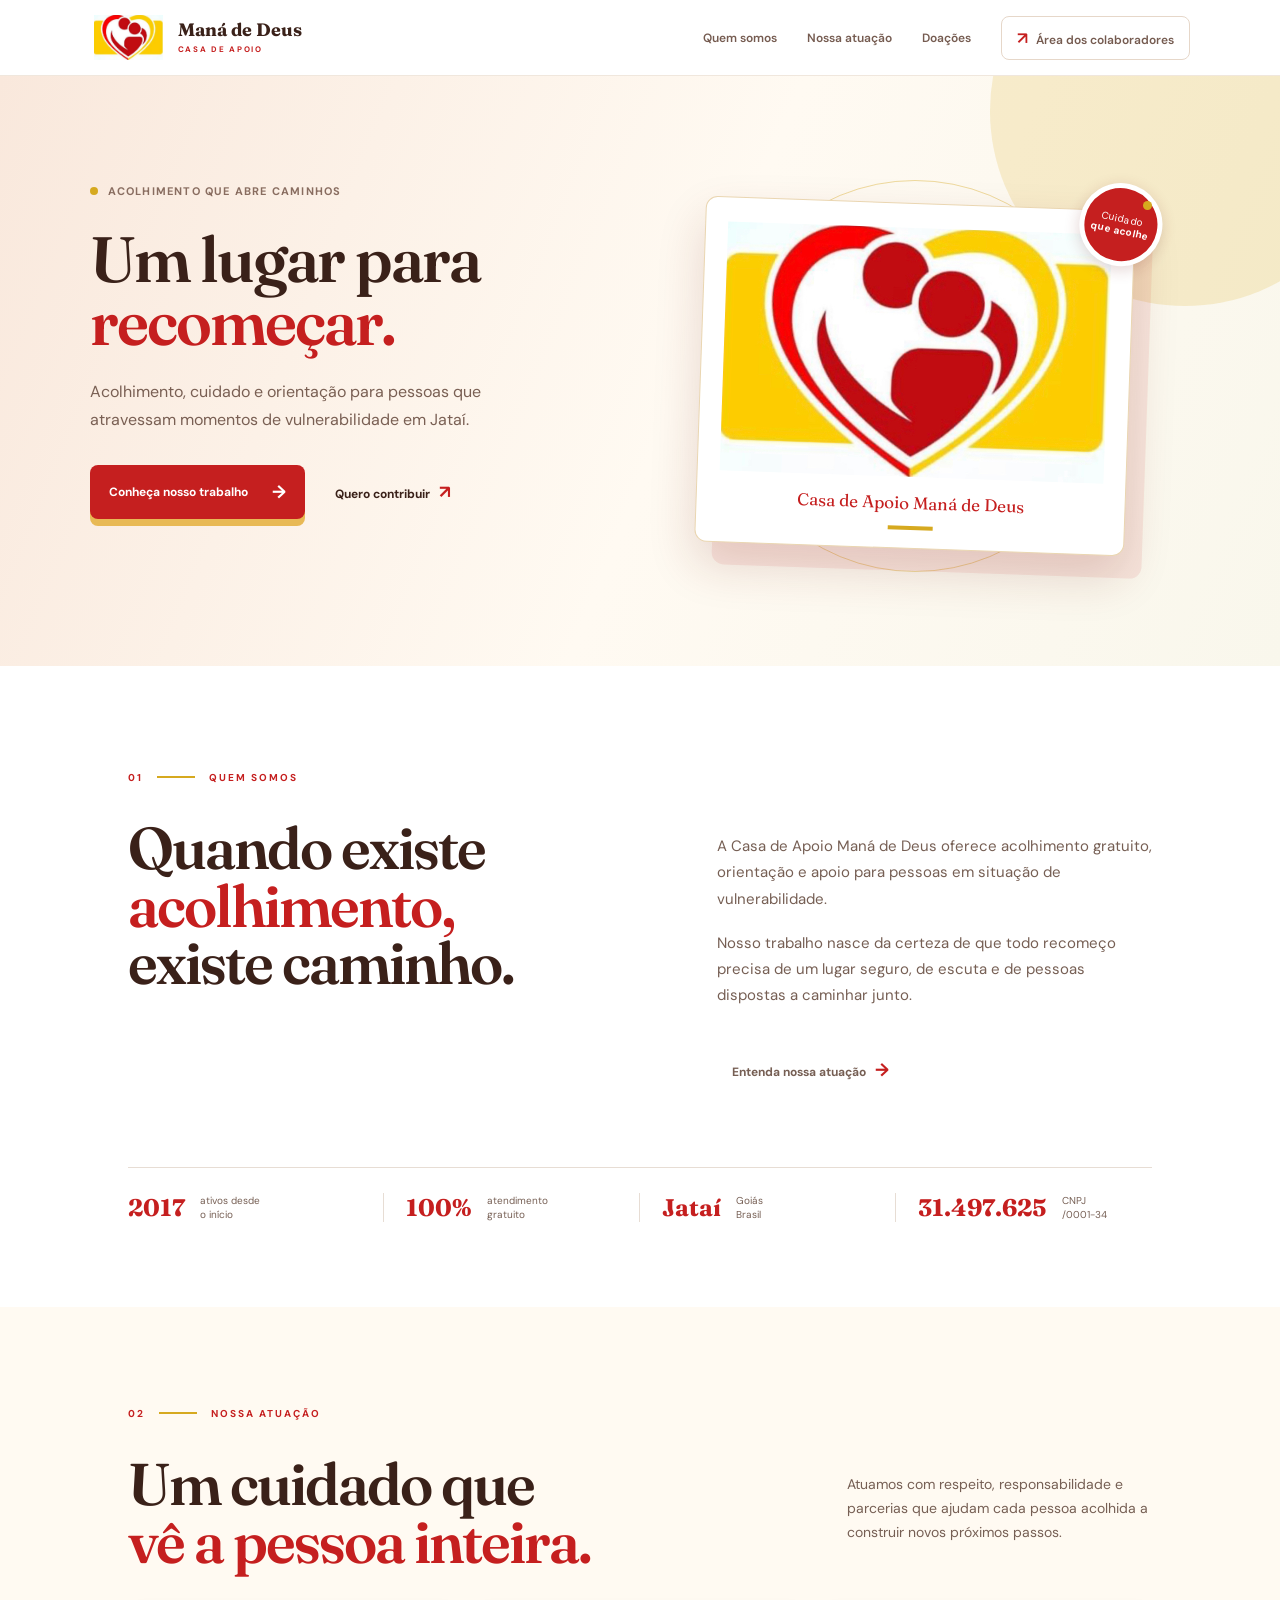
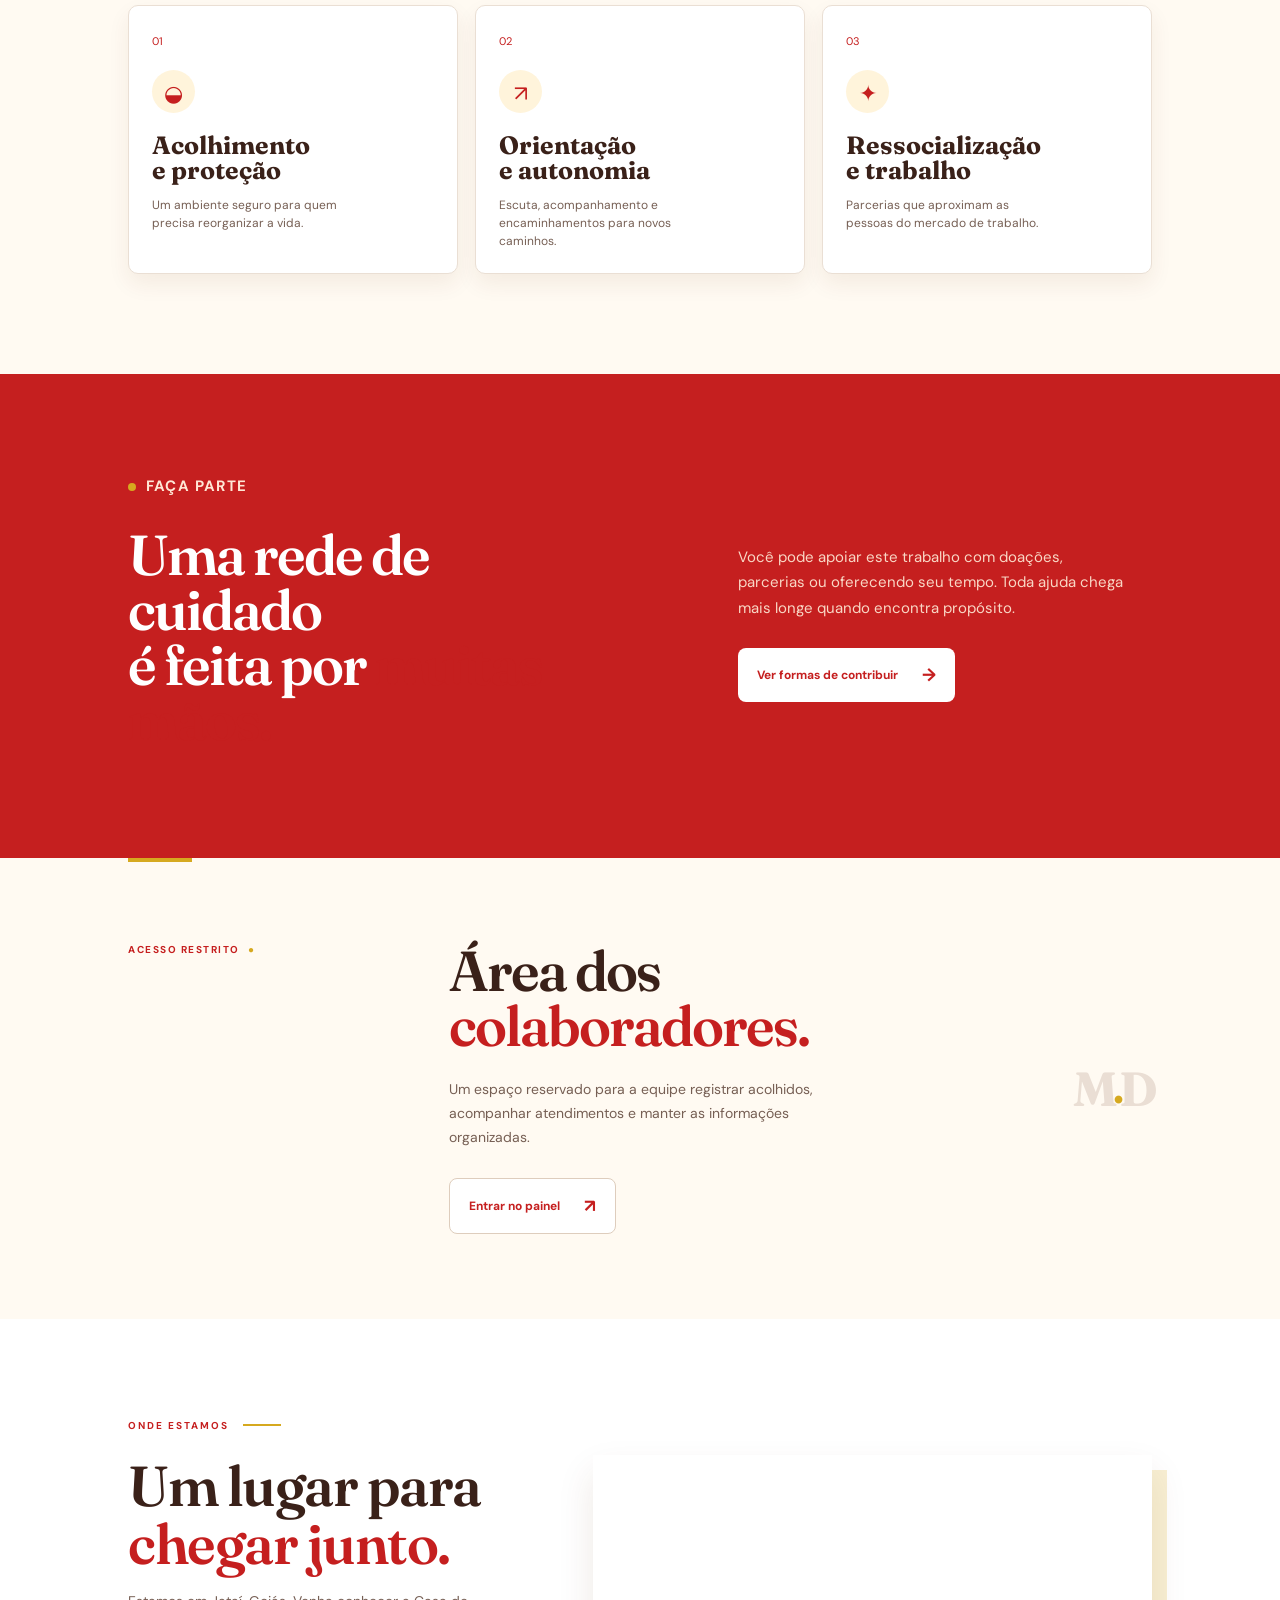
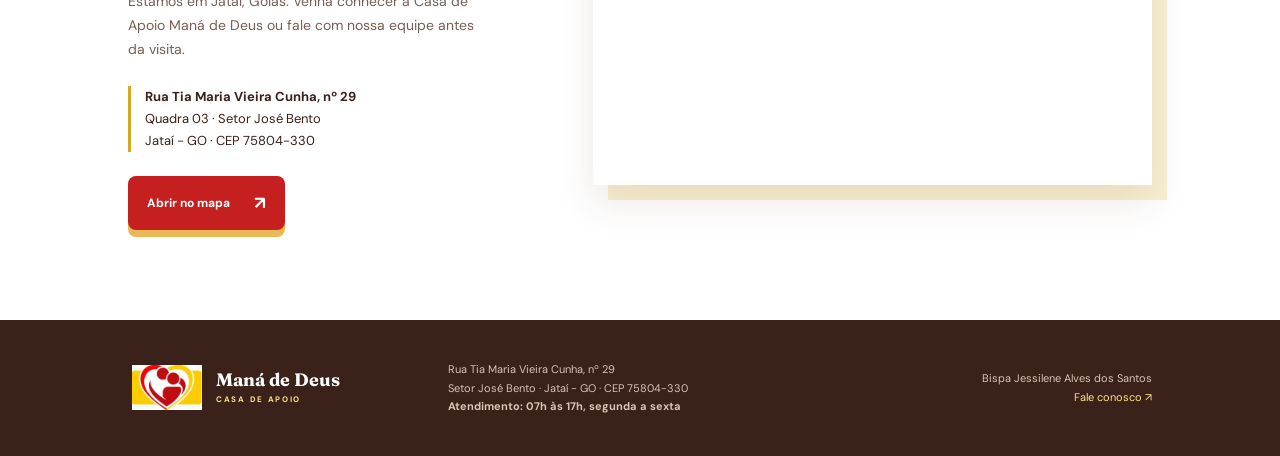
<file: index.html>
<!doctype html>
<html lang="pt-BR">
  <head>
    <meta charset="UTF-8" />
    <meta name="viewport" content="width=device-width, initial-scale=1.0" />
    <meta name="description" content="Casa de Apoio Maná de Deus: acolhimento, cuidado e recomeços em Jataí-GO." />
    <title>Casa de Apoio Maná de Deus</title>
    <link rel="preconnect" href="https://fonts.googleapis.com" />
    <link rel="preconnect" href="https://fonts.gstatic.com" crossorigin />
    <link href="https://fonts.googleapis.com/css2?family=DM+Sans:wght@400;500;600;700&family=Fraunces:opsz,wght@9..144,600;9..144,700&display=swap" rel="stylesheet" />
    <link rel="stylesheet" href="styles.css" />
    <style>
      .brand-logo{object-fit:contain}.dashboard-stats{display:grid;grid-template-columns:repeat(3,1fr);gap:8px;margin:22px 0}.dashboard-stats div{background:#fff;padding:13px 8px}.dashboard-stats strong{color:var(--red);display:block;font:700 24px Fraunces,serif}.dashboard-stats span{color:var(--muted);font-size:9px;line-height:1.3}.search-label{color:var(--muted);display:block;font-size:11px;font-weight:700}.search-label input{margin-top:7px}.resident-list{align-items:center;border-bottom:1px solid #e3d9cf;border-top:1px solid #e3d9cf;display:flex;justify-content:space-between;margin-top:18px;padding:14px 0}.resident-list strong{display:block;font-size:12px}.resident-list small{color:var(--muted);display:block;font-size:10px;margin-top:4px}.status-dot{background:#57a56c;border-radius:50%;display:inline-block;height:7px;margin-right:6px;width:7px}.resident-list>span{color:var(--red);font-size:19px}@media(max-width:800px){.main-nav.mobile-open{background:#fff;display:flex;flex-direction:column;gap:18px;left:0;padding:25px;position:absolute;right:0;top:70px}}
      .brand-logo{object-fit:contain}.dashboard-stats{display:grid;grid-template-columns:repeat(3,1fr);gap:8px;margin:22px 0}.dashboard-stats div{background:#fff;padding:13px 8px}.dashboard-stats strong{color:var(--red);display:block;font:700 24px Fraunces,serif}.dashboard-stats span{color:var(--muted);font-size:9px;line-height:1.3}.search-label{color:var(--muted);display:block;font-size:11px;font-weight:700}.search-label input{margin-top:7px}.resident-list{align-items:center;border-bottom:1px solid #e3d9cf;border-top:1px solid #e3d9cf;display:flex;justify-content:space-between;margin-top:18px;padding:14px 0}.resident-list strong{display:block;font-size:12px}.resident-list small{color:var(--muted);display:block;font-size:10px;margin-top:4px}.status-dot{background:#57a56c;border-radius:50%;display:inline-block;height:7px;margin-right:6px;width:7px}.resident-list>span{color:var(--red);font-size:19px}@media(max-width:800px){.main-nav.mobile-open{background:#fff;display:flex;flex-direction:column;gap:18px;left:0;padding:25px;position:absolute;right:0;top:70px}}
      .hero-art:before{border:1px solid #d6a91f66;border-radius:50%;content:'';height:390px;position:absolute;width:390px}.hero-art:after{background:#d6a91f;border-radius:50%;content:'';height:9px;position:absolute;right:7%;top:11%;width:9px}.hero-logo-card{border:1px solid #ead6b1;box-shadow:18px 22px 0 #c51f1f16,0 22px 48px #70211b2a}.hero-stamp{background:#c51f1f;border:5px solid #fff;border-radius:50%;box-shadow:0 4px 15px #70211b30;color:#fff;display:block;font:10px 'DM Sans';height:83px;letter-spacing:.5px;line-height:1.2;padding-top:25px;position:absolute;right:-28px;text-align:center;top:-28px;transform:rotate(10deg);width:83px;z-index:1}.hero-stamp b{font-weight:700}.hero-card-line{background:#d6a91f;display:block;height:4px;margin:13px auto 0;width:45px}@media(max-width:800px){.hero-art:before{height:270px;width:270px}.hero-stamp{right:-10px;top:-15px}}
      .location-section{align-items:center;background:#fff;display:grid;gap:9%;grid-template-columns:.8fr 1.2fr;padding:90px clamp(24px,10vw,160px)}.location-section h2{font:600 clamp(39px,4.4vw,62px) Fraunces,serif;letter-spacing:-1.5px;line-height:1.02;margin:25px 0 18px}.location-section h2 em{color:var(--red);font-style:normal}.location-section>div>p:not(.section-label):not(.location-address){color:var(--muted);font-size:14px;line-height:1.7;max-width:360px}.location-address{border-left:3px solid var(--gold);color:var(--ink);font-size:13px;line-height:1.7;margin:24px 0;padding-left:14px}.map-frame{border:9px solid #fff;box-shadow:15px 15px 0 #d6a91f33,0 18px 35px #5f2b141b;height:330px;overflow:hidden}.map-frame iframe{border:0;height:100%;width:100%}@media(max-width:800px){.location-section{display:block;padding:70px 24px}.map-frame{height:280px;margin-top:45px}}
      .hero-copy,.hero-art{animation:rise .8s ease both}.hero-art{animation-delay:.12s}.intro-section,.work-section,.support-section,.staff-section{position:relative}.work-section{background:var(--paper);color:var(--ink);padding-bottom:100px}.work-section .section-label{color:var(--red)}.work-heading p{color:var(--muted)}.work-cards article{background:#fff;border:1px solid #eadfd4;border-radius:10px;box-shadow:0 10px 22px #5f2b1412;color:var(--ink);transition:transform .25s,box-shadow .25s}.work-cards article:hover{box-shadow:0 17px 30px #5f2b1422;transform:translateY(-8px)}.work-cards h3{color:var(--ink)}.work-cards p{color:var(--muted)}.card-number{color:var(--red)}.card-icon{background:#fff4db;border-radius:50%;color:var(--red);font-size:22px;height:43px;padding:9px;text-align:center;width:43px}.support-section{background:var(--red);color:#fff}.support-section .eyebrow{color:#ffe7d5}.support-section p{color:#f9d7c5}.button-yellow{background:#fff;color:var(--red);box-shadow:none}.staff-section{background:#fffaf2}.staff-section:before{background:var(--gold);content:'';height:4px;left:clamp(24px,10vw,160px);position:absolute;top:0;width:64px}.reveal{opacity:0;transform:translateY(24px);transition:opacity .7s ease,transform .7s ease}.reveal.visible{opacity:1;transform:none}@keyframes rise{from{opacity:0;transform:translateY(18px)}to{opacity:1;transform:none}}@media(max-width:800px){.main-nav.mobile-open{background:#fff;display:flex;flex-direction:column;gap:18px;left:0;padding:25px;position:absolute;right:0;top:70px}.hero-art:before{height:270px;width:270px}.hero-stamp{right:-10px;top:-15px}}
    </style>
  </head>
  <body>
    <header class="site-header">
      <a class="brand" href="#inicio" aria-label="Casa de Apoio Maná de Deus - início">
        <img class="brand-logo" src="slogan da casa de apoio.jpg.jpeg" alt="Logo da Casa de Apoio Maná de Deus" />
        <span><strong>Maná de Deus</strong><small>Casa de Apoio</small></span>
      </a>
      <nav class="main-nav" aria-label="Navegação principal">
        <a href="#sobre">Quem somos</a>
        <a href="#atuacao">Nossa atuação</a>
        <a href="doacoes.html">Doações</a>
        <a class="staff-link" href="#colaboradores"><span aria-hidden="true">↗</span> Área dos colaboradores</a>
      </nav>
      <button class="menu-button" aria-label="Abrir menu">☰</button>
    </header>

    <main>
      <section class="hero" id="inicio">
        <div class="hero-copy">
          <p class="eyebrow"><span></span> Acolhimento que abre caminhos</p>
          <h1>Um lugar para<br /><em>recomeçar.</em></h1>
          <p class="hero-text">Acolhimento, cuidado e orientação para pessoas que atravessam momentos de vulnerabilidade em Jataí.</p>
          <div class="hero-actions">
            <a class="button button-primary" href="#sobre">Conheça nosso trabalho <span>→</span></a>
            <a class="text-link" href="redes-sociais.html">Quero contribuir <span>↗</span></a>
          </div>
        </div>
        <div class="hero-art" aria-label="Logo da Casa de Apoio Maná de Deus">
          <figure class="hero-logo-card"><span class="hero-stamp">Cuidado<br /><b>que acolhe</b></span><img src="slogan da casa de apoio.jpg.jpeg" alt="Logo da Casa de Apoio Maná de Deus" /><figcaption>Casa de Apoio Maná de Deus</figcaption><span class="hero-card-line"></span></figure>
        </div>
      </section>

      <section class="intro-section" id="sobre">
        <div class="section-label">01 <span></span> Quem somos</div>
        <div class="intro-grid">
          <h2>Quando existe<br /><em>acolhimento,</em><br />existe caminho.</h2>
          <div class="intro-content"><p>A Casa de Apoio Maná de Deus oferece acolhimento gratuito, orientação e apoio para pessoas em situação de vulnerabilidade.</p><p>Nosso trabalho nasce da certeza de que todo recomeço precisa de um lugar seguro, de escuta e de pessoas dispostas a caminhar junto.</p><a class="text-link dark" href="#atuacao">Entenda nossa atuação <span>→</span></a></div>
        </div>
        <div class="stat-row"><div><strong>2017</strong><span>ativos desde<br />o início</span></div><div><strong>100%</strong><span>atendimento<br />gratuito</span></div><div><strong>Jataí</strong><span>Goiás<br />Brasil</span></div><div><strong>31.497.625</strong><span>CNPJ<br />/0001-34</span></div></div>
      </section>

      <section class="work-section" id="atuacao">
        <div class="section-label light">02 <span></span> Nossa atuação</div>
        <div class="work-heading"><h2>Um cuidado que<br /><em>vê a pessoa inteira.</em></h2><p>Atuamos com respeito, responsabilidade e parcerias que ajudam cada pessoa acolhida a construir novos próximos passos.</p></div>
        <div class="work-cards"><article><span class="card-number">01</span><span class="card-icon">◒</span><h3>Acolhimento<br />e proteção</h3><p>Um ambiente seguro para quem precisa reorganizar a vida.</p></article><article><span class="card-number">02</span><span class="card-icon">↗</span><h3>Orientação<br />e autonomia</h3><p>Escuta, acompanhamento e encaminhamentos para novos caminhos.</p></article><article><span class="card-number">03</span><span class="card-icon">✦</span><h3>Ressocialização<br />e trabalho</h3><p>Parcerias que aproximam as pessoas do mercado de trabalho.</p></article></div>
      </section>

      <section class="support-section" id="apoie"><div><p class="eyebrow"><span></span> Faça parte</p><h2>Uma rede de cuidado<br />é feita por <em>muitas mãos.</em></h2></div><div><p>Você pode apoiar este trabalho com doações, parcerias ou oferecendo seu tempo. Toda ajuda chega mais longe quando encontra propósito.</p><a class="button button-yellow" href="doacoes.html">Ver formas de contribuir <span>→</span></a></div></section>

      <section class="staff-section" id="colaboradores"><div class="staff-kicker">Acesso restrito <span>●</span></div><div><h2>Área dos<br /><em>colaboradores.</em></h2><p>Um espaço reservado para a equipe registrar acolhidos, acompanhar atendimentos e manter as informações organizadas.</p><button class="button button-light" id="open-dashboard">Entrar no painel <span>↗</span></button></div><div class="staff-symbol">M<span>•</span>D</div></section>

      <section class="location-section" id="localizacao"><div><p class="section-label">Onde estamos <span></span></p><h2>Um lugar para<br /><em>chegar junto.</em></h2><p>Estamos em Jataí, Goiás. Venha conhecer a Casa de Apoio Maná de Deus ou fale com nossa equipe antes da visita.</p><p class="location-address"><strong>Rua Tia Maria Vieira Cunha, nº 29</strong><br />Quadra 03 · Setor José Bento<br />Jataí - GO · CEP 75804-330</p><a class="button button-primary" href="https://www.google.com/maps/search/?api=1&query=Rua+Tia+Maria+Vieira+Cunha,+29,+Setor+Jos%C3%A9+Bento,+Jata%C3%AD+-+GO" target="_blank" rel="noopener">Abrir no mapa <span>↗</span></a></div><div class="map-frame"><iframe title="Mapa da localização da Casa de Apoio Maná de Deus" src="https://www.google.com/maps?q=Rua%20Tia%20Maria%20Vieira%20Cunha%2C%2029%2C%20Setor%20Jos%C3%A9%20Bento%2C%20Jata%C3%AD%20-%20GO&output=embed" loading="lazy" referrerpolicy="no-referrer-when-downgrade"></iframe></div></section>
    </main>

    <footer><a class="brand" href="#inicio"><img class="brand-logo" src="slogan da casa de apoio.jpg.jpeg" alt="Logo da Casa de Apoio Maná de Deus" /><span><strong>Maná de Deus</strong><small>Casa de Apoio</small></span></a><p>Rua Tia Maria Vieira Cunha, nº 29<br />Setor José Bento · Jataí - GO · CEP 75804-330<br /><strong>Atendimento: 07h às 17h, segunda a sexta</strong></p><p class="footer-right">Bispa Jessilene Alves dos Santos<br /><a href="mailto:contato@manadeus.org.br">Fale conosco ↗</a></p></footer>

    <div class="modal" id="dashboard-modal" aria-hidden="true"><div class="modal-panel"><button class="close-modal" aria-label="Fechar">×</button><p class="eyebrow"><span></span> Área restrita</p><h2>Painel de<br /><em>acolhimento.</em></h2><p class="modal-text">Entre com seu acesso de colaborador para continuar.</p><label>E-mail institucional<input type="email" placeholder="seu.nome@manadeus.org.br" /></label><label>Senha<input type="password" placeholder="••••••••" /></label><button class="button button-primary full" id="demo-login">Acessar painel <span>→</span></button><p class="privacy-note">Dados de acolhidos são confidenciais e acessíveis somente à equipe autorizada.</p></div></div>
    <script src="app.js"></script>
  </body>
</html>
</file>
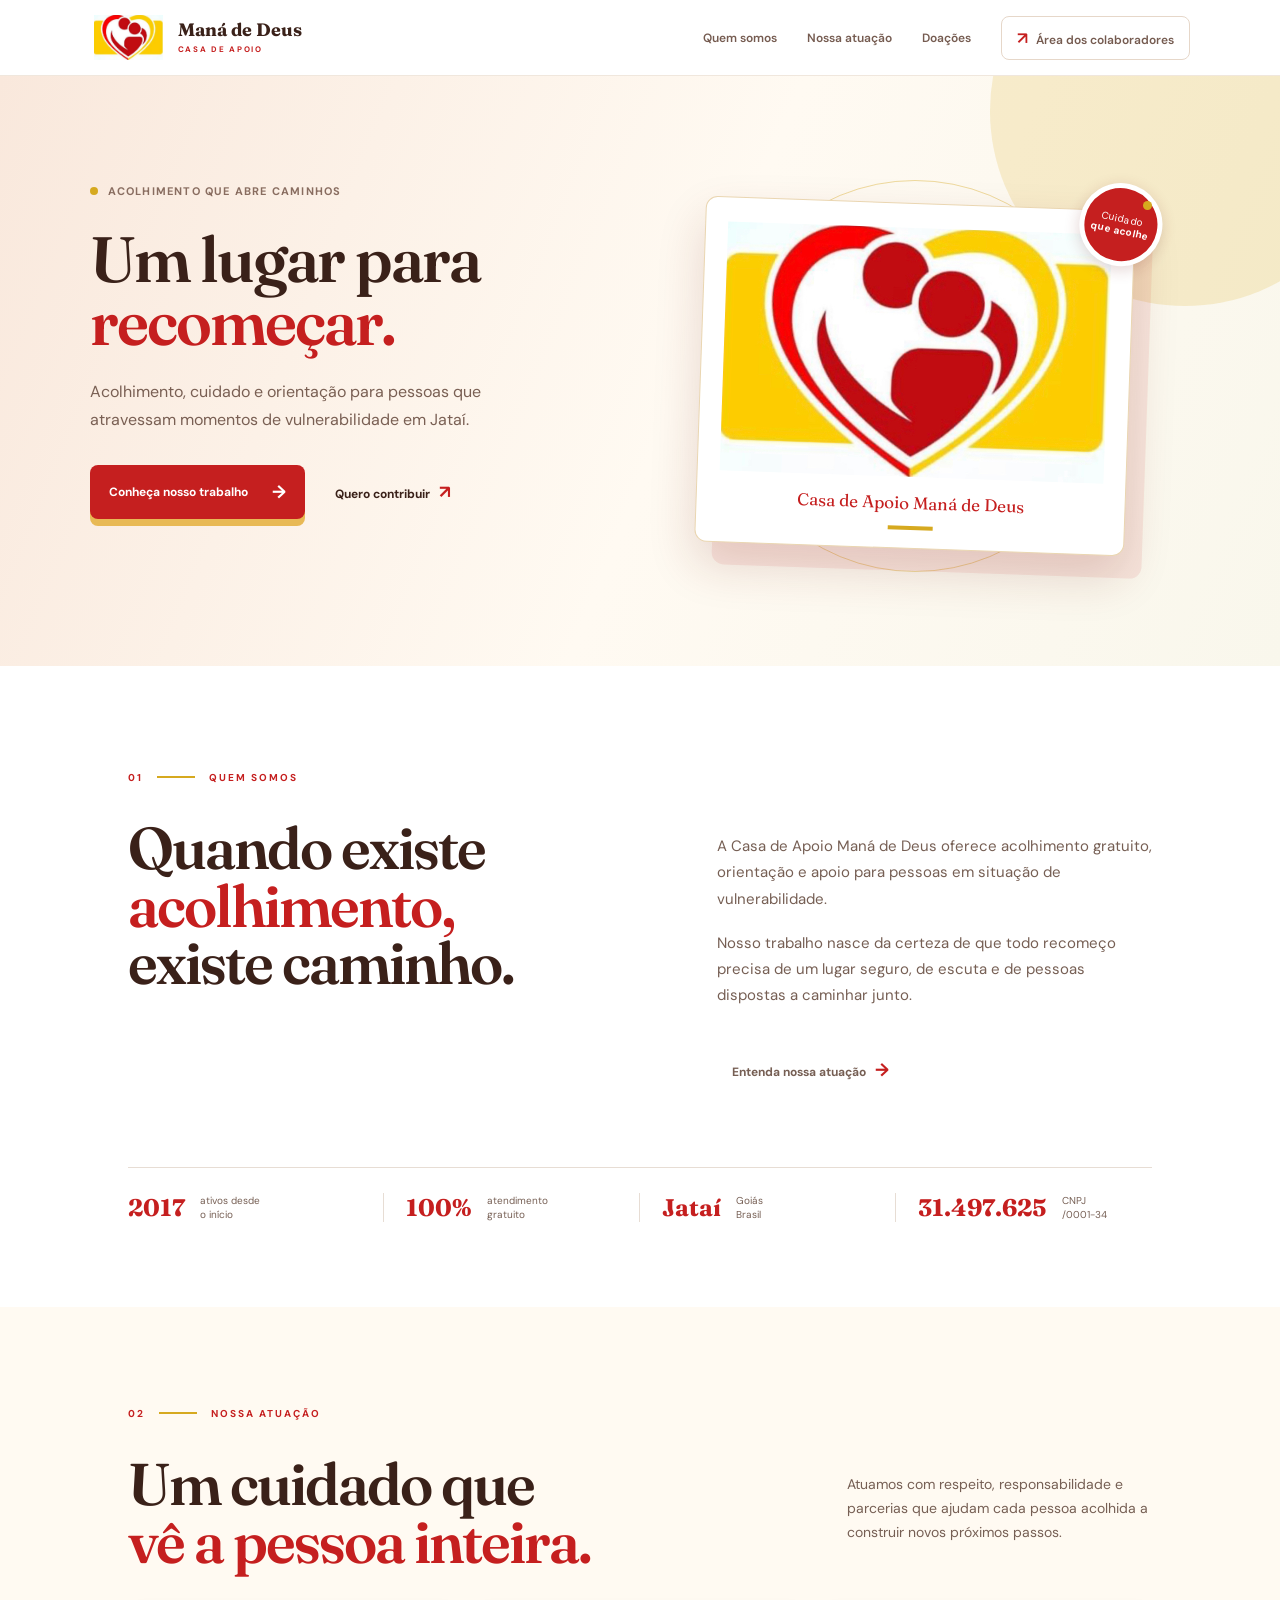
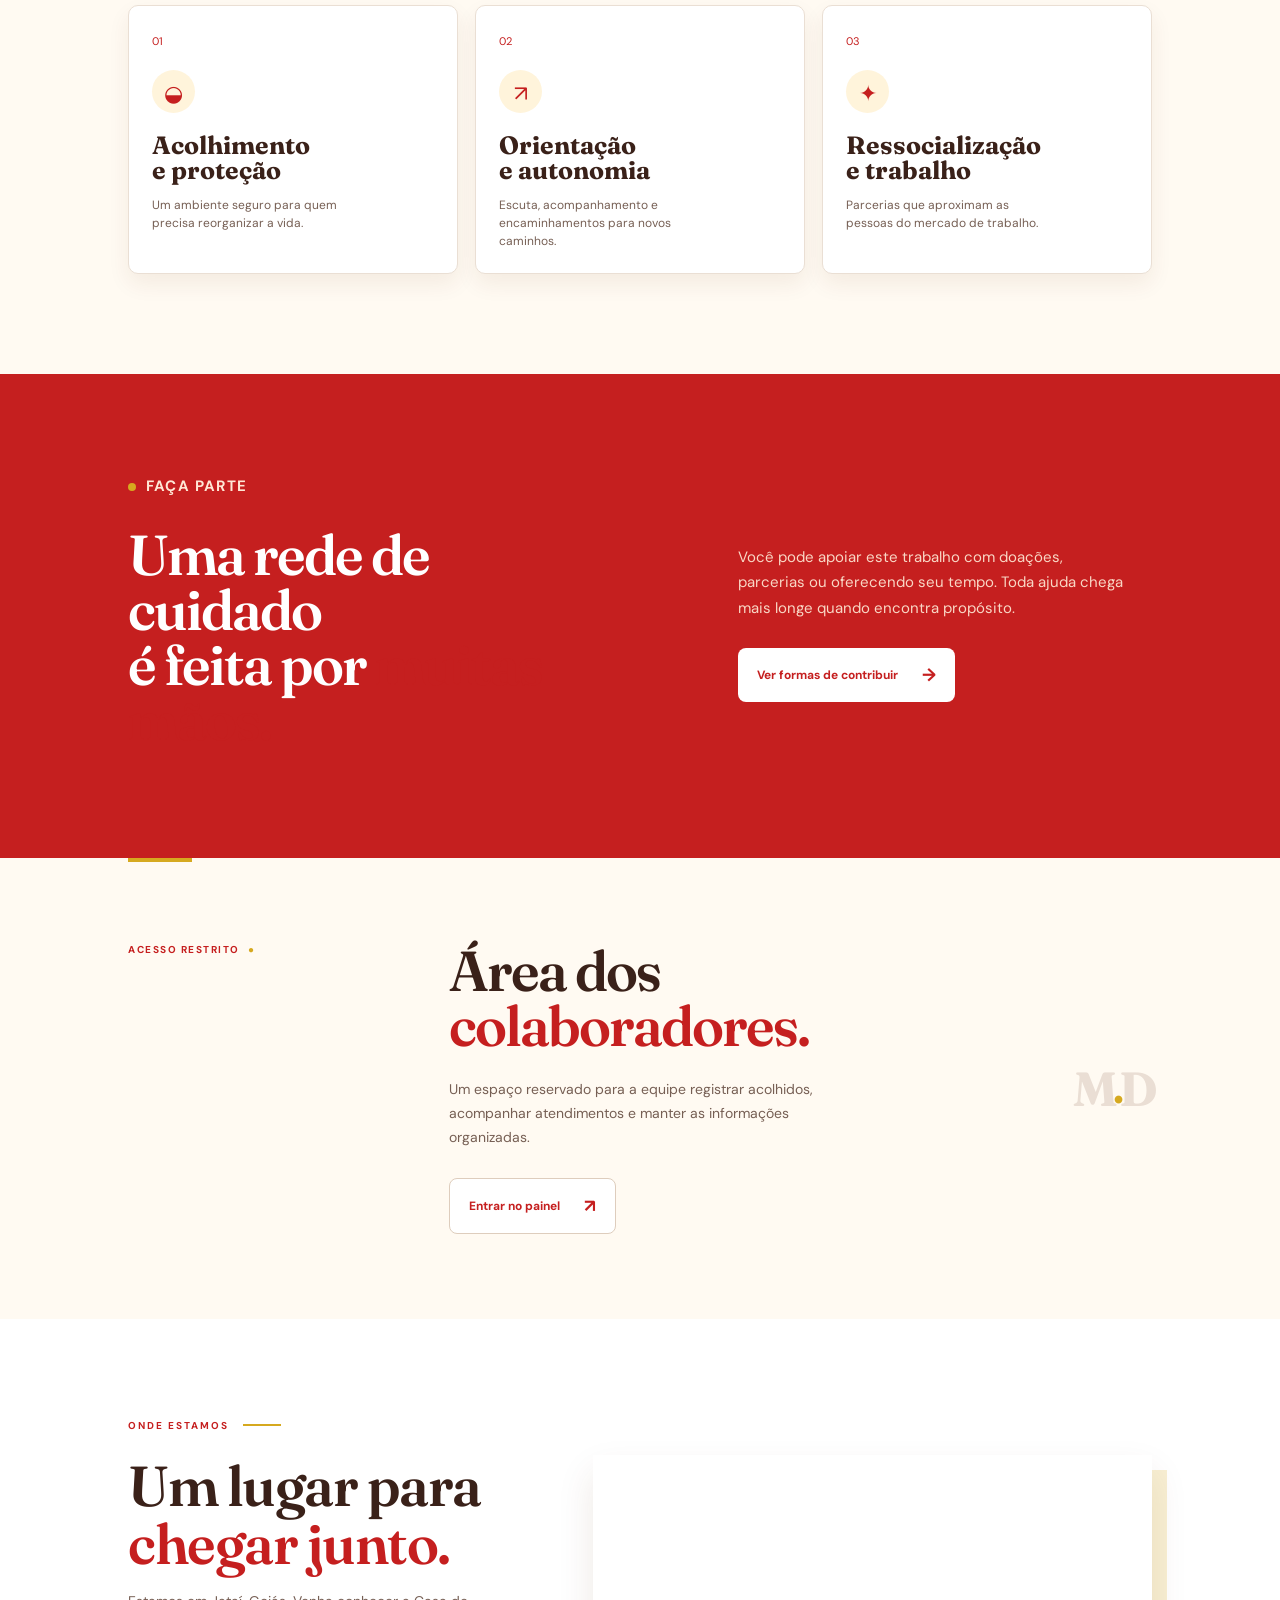
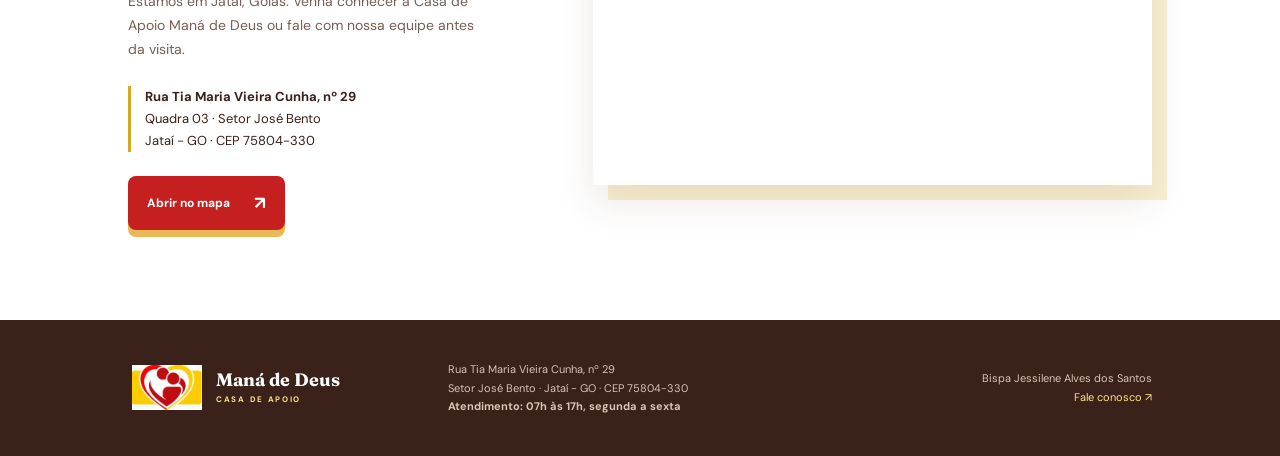
<file: sitecasadeapoio-upload/index.html>
<!doctype html>
<html lang="pt-BR">
  <head>
    <meta charset="UTF-8" />
    <meta name="viewport" content="width=device-width, initial-scale=1.0" />
    <meta name="description" content="Casa de Apoio Maná de Deus: acolhimento, cuidado e recomeços em Jataí-GO." />
    <title>Casa de Apoio Maná de Deus</title>
    <link rel="preconnect" href="https://fonts.googleapis.com" />
    <link rel="preconnect" href="https://fonts.gstatic.com" crossorigin />
    <link href="https://fonts.googleapis.com/css2?family=DM+Sans:wght@400;500;600;700&family=Fraunces:opsz,wght@9..144,600;9..144,700&display=swap" rel="stylesheet" />
    <link rel="stylesheet" href="styles.css" />
    <style>
      .brand-logo{object-fit:contain}.dashboard-stats{display:grid;grid-template-columns:repeat(3,1fr);gap:8px;margin:22px 0}.dashboard-stats div{background:#fff;padding:13px 8px}.dashboard-stats strong{color:var(--red);display:block;font:700 24px Fraunces,serif}.dashboard-stats span{color:var(--muted);font-size:9px;line-height:1.3}.search-label{color:var(--muted);display:block;font-size:11px;font-weight:700}.search-label input{margin-top:7px}.resident-list{align-items:center;border-bottom:1px solid #e3d9cf;border-top:1px solid #e3d9cf;display:flex;justify-content:space-between;margin-top:18px;padding:14px 0}.resident-list strong{display:block;font-size:12px}.resident-list small{color:var(--muted);display:block;font-size:10px;margin-top:4px}.status-dot{background:#57a56c;border-radius:50%;display:inline-block;height:7px;margin-right:6px;width:7px}.resident-list>span{color:var(--red);font-size:19px}@media(max-width:800px){.main-nav.mobile-open{background:#fff;display:flex;flex-direction:column;gap:18px;left:0;padding:25px;position:absolute;right:0;top:70px}}
      .brand-logo{object-fit:contain}.dashboard-stats{display:grid;grid-template-columns:repeat(3,1fr);gap:8px;margin:22px 0}.dashboard-stats div{background:#fff;padding:13px 8px}.dashboard-stats strong{color:var(--red);display:block;font:700 24px Fraunces,serif}.dashboard-stats span{color:var(--muted);font-size:9px;line-height:1.3}.search-label{color:var(--muted);display:block;font-size:11px;font-weight:700}.search-label input{margin-top:7px}.resident-list{align-items:center;border-bottom:1px solid #e3d9cf;border-top:1px solid #e3d9cf;display:flex;justify-content:space-between;margin-top:18px;padding:14px 0}.resident-list strong{display:block;font-size:12px}.resident-list small{color:var(--muted);display:block;font-size:10px;margin-top:4px}.status-dot{background:#57a56c;border-radius:50%;display:inline-block;height:7px;margin-right:6px;width:7px}.resident-list>span{color:var(--red);font-size:19px}@media(max-width:800px){.main-nav.mobile-open{background:#fff;display:flex;flex-direction:column;gap:18px;left:0;padding:25px;position:absolute;right:0;top:70px}}
      .hero-art:before{border:1px solid #d6a91f66;border-radius:50%;content:'';height:390px;position:absolute;width:390px}.hero-art:after{background:#d6a91f;border-radius:50%;content:'';height:9px;position:absolute;right:7%;top:11%;width:9px}.hero-logo-card{border:1px solid #ead6b1;box-shadow:18px 22px 0 #c51f1f16,0 22px 48px #70211b2a}.hero-stamp{background:#c51f1f;border:5px solid #fff;border-radius:50%;box-shadow:0 4px 15px #70211b30;color:#fff;display:block;font:10px 'DM Sans';height:83px;letter-spacing:.5px;line-height:1.2;padding-top:25px;position:absolute;right:-28px;text-align:center;top:-28px;transform:rotate(10deg);width:83px;z-index:1}.hero-stamp b{font-weight:700}.hero-card-line{background:#d6a91f;display:block;height:4px;margin:13px auto 0;width:45px}@media(max-width:800px){.hero-art:before{height:270px;width:270px}.hero-stamp{right:-10px;top:-15px}}
      .location-section{align-items:center;background:#fff;display:grid;gap:9%;grid-template-columns:.8fr 1.2fr;padding:90px clamp(24px,10vw,160px)}.location-section h2{font:600 clamp(39px,4.4vw,62px) Fraunces,serif;letter-spacing:-1.5px;line-height:1.02;margin:25px 0 18px}.location-section h2 em{color:var(--red);font-style:normal}.location-section>div>p:not(.section-label):not(.location-address){color:var(--muted);font-size:14px;line-height:1.7;max-width:360px}.location-address{border-left:3px solid var(--gold);color:var(--ink);font-size:13px;line-height:1.7;margin:24px 0;padding-left:14px}.map-frame{border:9px solid #fff;box-shadow:15px 15px 0 #d6a91f33,0 18px 35px #5f2b141b;height:330px;overflow:hidden}.map-frame iframe{border:0;height:100%;width:100%}@media(max-width:800px){.location-section{display:block;padding:70px 24px}.map-frame{height:280px;margin-top:45px}}
      .hero-copy,.hero-art{animation:rise .8s ease both}.hero-art{animation-delay:.12s}.intro-section,.work-section,.support-section,.staff-section{position:relative}.work-section{background:var(--paper);color:var(--ink);padding-bottom:100px}.work-section .section-label{color:var(--red)}.work-heading p{color:var(--muted)}.work-cards article{background:#fff;border:1px solid #eadfd4;border-radius:10px;box-shadow:0 10px 22px #5f2b1412;color:var(--ink);transition:transform .25s,box-shadow .25s}.work-cards article:hover{box-shadow:0 17px 30px #5f2b1422;transform:translateY(-8px)}.work-cards h3{color:var(--ink)}.work-cards p{color:var(--muted)}.card-number{color:var(--red)}.card-icon{background:#fff4db;border-radius:50%;color:var(--red);font-size:22px;height:43px;padding:9px;text-align:center;width:43px}.support-section{background:var(--red);color:#fff}.support-section .eyebrow{color:#ffe7d5}.support-section p{color:#f9d7c5}.button-yellow{background:#fff;color:var(--red);box-shadow:none}.staff-section{background:#fffaf2}.staff-section:before{background:var(--gold);content:'';height:4px;left:clamp(24px,10vw,160px);position:absolute;top:0;width:64px}.reveal{opacity:0;transform:translateY(24px);transition:opacity .7s ease,transform .7s ease}.reveal.visible{opacity:1;transform:none}@keyframes rise{from{opacity:0;transform:translateY(18px)}to{opacity:1;transform:none}}@media(max-width:800px){.main-nav.mobile-open{background:#fff;display:flex;flex-direction:column;gap:18px;left:0;padding:25px;position:absolute;right:0;top:70px}.hero-art:before{height:270px;width:270px}.hero-stamp{right:-10px;top:-15px}}
    </style>
  </head>
  <body>
    <header class="site-header">
      <a class="brand" href="#inicio" aria-label="Casa de Apoio Maná de Deus - início">
        <img class="brand-logo" src="slogan da casa de apoio.jpg.jpeg" alt="Logo da Casa de Apoio Maná de Deus" />
        <span><strong>Maná de Deus</strong><small>Casa de Apoio</small></span>
      </a>
      <nav class="main-nav" aria-label="Navegação principal">
        <a href="#sobre">Quem somos</a>
        <a href="#atuacao">Nossa atuação</a>
        <a href="doacoes.html">Doações</a>
        <a class="staff-link" href="#colaboradores"><span aria-hidden="true">↗</span> Área dos colaboradores</a>
      </nav>
      <button class="menu-button" aria-label="Abrir menu">☰</button>
    </header>

    <main>
      <section class="hero" id="inicio">
        <div class="hero-copy">
          <p class="eyebrow"><span></span> Acolhimento que abre caminhos</p>
          <h1>Um lugar para<br /><em>recomeçar.</em></h1>
          <p class="hero-text">Acolhimento, cuidado e orientação para pessoas que atravessam momentos de vulnerabilidade em Jataí.</p>
          <div class="hero-actions">
            <a class="button button-primary" href="#sobre">Conheça nosso trabalho <span>→</span></a>
            <a class="text-link" href="redes-sociais.html">Quero contribuir <span>↗</span></a>
          </div>
        </div>
        <div class="hero-art" aria-label="Logo da Casa de Apoio Maná de Deus">
          <figure class="hero-logo-card"><span class="hero-stamp">Cuidado<br /><b>que acolhe</b></span><img src="slogan da casa de apoio.jpg.jpeg" alt="Logo da Casa de Apoio Maná de Deus" /><figcaption>Casa de Apoio Maná de Deus</figcaption><span class="hero-card-line"></span></figure>
        </div>
      </section>

      <section class="intro-section" id="sobre">
        <div class="section-label">01 <span></span> Quem somos</div>
        <div class="intro-grid">
          <h2>Quando existe<br /><em>acolhimento,</em><br />existe caminho.</h2>
          <div class="intro-content"><p>A Casa de Apoio Maná de Deus oferece acolhimento gratuito, orientação e apoio para pessoas em situação de vulnerabilidade.</p><p>Nosso trabalho nasce da certeza de que todo recomeço precisa de um lugar seguro, de escuta e de pessoas dispostas a caminhar junto.</p><a class="text-link dark" href="#atuacao">Entenda nossa atuação <span>→</span></a></div>
        </div>
        <div class="stat-row"><div><strong>2017</strong><span>ativos desde<br />o início</span></div><div><strong>100%</strong><span>atendimento<br />gratuito</span></div><div><strong>Jataí</strong><span>Goiás<br />Brasil</span></div><div><strong>31.497.625</strong><span>CNPJ<br />/0001-34</span></div></div>
      </section>

      <section class="work-section" id="atuacao">
        <div class="section-label light">02 <span></span> Nossa atuação</div>
        <div class="work-heading"><h2>Um cuidado que<br /><em>vê a pessoa inteira.</em></h2><p>Atuamos com respeito, responsabilidade e parcerias que ajudam cada pessoa acolhida a construir novos próximos passos.</p></div>
        <div class="work-cards"><article><span class="card-number">01</span><span class="card-icon">◒</span><h3>Acolhimento<br />e proteção</h3><p>Um ambiente seguro para quem precisa reorganizar a vida.</p></article><article><span class="card-number">02</span><span class="card-icon">↗</span><h3>Orientação<br />e autonomia</h3><p>Escuta, acompanhamento e encaminhamentos para novos caminhos.</p></article><article><span class="card-number">03</span><span class="card-icon">✦</span><h3>Ressocialização<br />e trabalho</h3><p>Parcerias que aproximam as pessoas do mercado de trabalho.</p></article></div>
      </section>

      <section class="support-section" id="apoie"><div><p class="eyebrow"><span></span> Faça parte</p><h2>Uma rede de cuidado<br />é feita por <em>muitas mãos.</em></h2></div><div><p>Você pode apoiar este trabalho com doações, parcerias ou oferecendo seu tempo. Toda ajuda chega mais longe quando encontra propósito.</p><a class="button button-yellow" href="doacoes.html">Ver formas de contribuir <span>→</span></a></div></section>

      <section class="staff-section" id="colaboradores"><div class="staff-kicker">Acesso restrito <span>●</span></div><div><h2>Área dos<br /><em>colaboradores.</em></h2><p>Um espaço reservado para a equipe registrar acolhidos, acompanhar atendimentos e manter as informações organizadas.</p><button class="button button-light" id="open-dashboard">Entrar no painel <span>↗</span></button></div><div class="staff-symbol">M<span>•</span>D</div></section>

      <section class="location-section" id="localizacao"><div><p class="section-label">Onde estamos <span></span></p><h2>Um lugar para<br /><em>chegar junto.</em></h2><p>Estamos em Jataí, Goiás. Venha conhecer a Casa de Apoio Maná de Deus ou fale com nossa equipe antes da visita.</p><p class="location-address"><strong>Rua Tia Maria Vieira Cunha, nº 29</strong><br />Quadra 03 · Setor José Bento<br />Jataí - GO · CEP 75804-330</p><a class="button button-primary" href="https://www.google.com/maps/search/?api=1&query=Rua+Tia+Maria+Vieira+Cunha,+29,+Setor+Jos%C3%A9+Bento,+Jata%C3%AD+-+GO" target="_blank" rel="noopener">Abrir no mapa <span>↗</span></a></div><div class="map-frame"><iframe title="Mapa da localização da Casa de Apoio Maná de Deus" src="https://www.google.com/maps?q=Rua%20Tia%20Maria%20Vieira%20Cunha%2C%2029%2C%20Setor%20Jos%C3%A9%20Bento%2C%20Jata%C3%AD%20-%20GO&output=embed" loading="lazy" referrerpolicy="no-referrer-when-downgrade"></iframe></div></section>
    </main>

    <footer><a class="brand" href="#inicio"><img class="brand-logo" src="slogan da casa de apoio.jpg.jpeg" alt="Logo da Casa de Apoio Maná de Deus" /><span><strong>Maná de Deus</strong><small>Casa de Apoio</small></span></a><p>Rua Tia Maria Vieira Cunha, nº 29<br />Setor José Bento · Jataí - GO · CEP 75804-330<br /><strong>Atendimento: 07h às 17h, segunda a sexta</strong></p><p class="footer-right">Bispa Jessilene Alves dos Santos<br /><a href="mailto:contato@manadeus.org.br">Fale conosco ↗</a></p></footer>

    <div class="modal" id="dashboard-modal" aria-hidden="true"><div class="modal-panel"><button class="close-modal" aria-label="Fechar">×</button><p class="eyebrow"><span></span> Área restrita</p><h2>Painel de<br /><em>acolhimento.</em></h2><p class="modal-text">Entre com seu acesso de colaborador para continuar.</p><label>E-mail institucional<input type="email" placeholder="seu.nome@manadeus.org.br" /></label><label>Senha<input type="password" placeholder="••••••••" /></label><button class="button button-primary full" id="demo-login">Acessar painel <span>→</span></button><p class="privacy-note">Dados de acolhidos são confidenciais e acessíveis somente à equipe autorizada.</p></div></div>
    <script src="app.js"></script>
  </body>
</html>
</file>
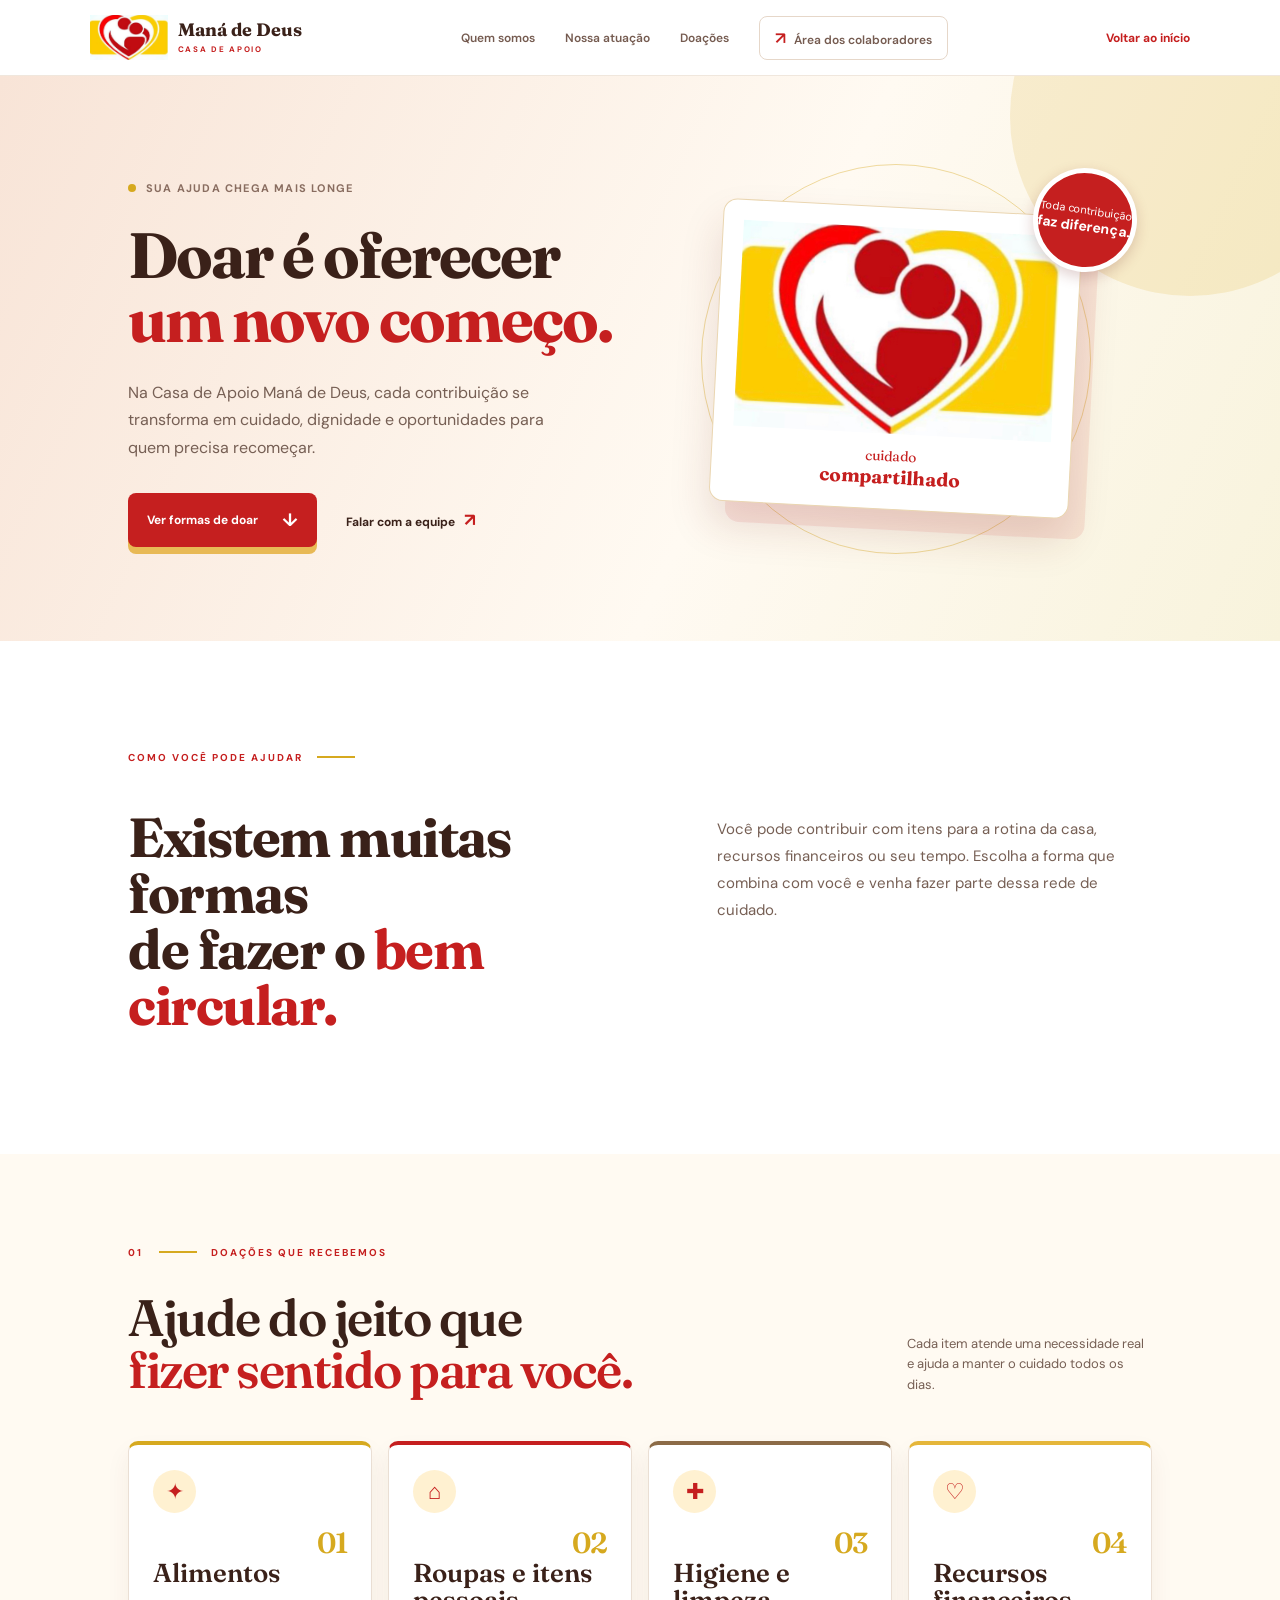
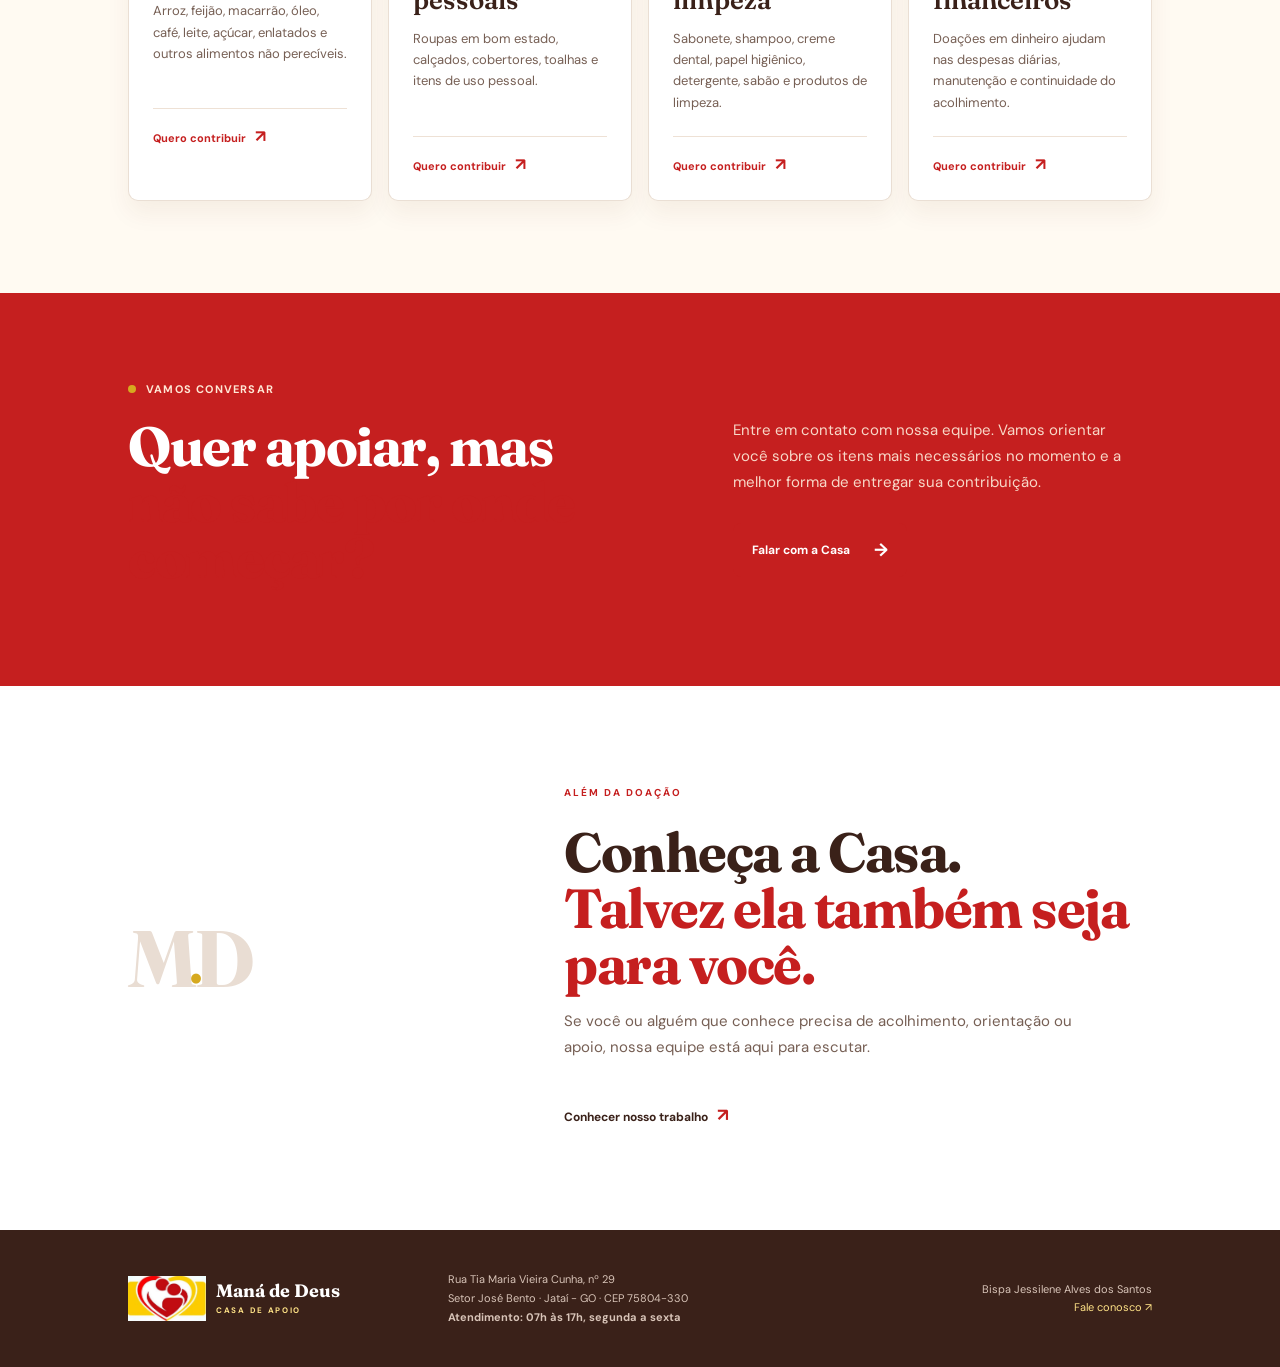
<file: doacoes.html>
<!doctype html>
<html lang="pt-BR">
  <head>
    <meta charset="UTF-8" />
    <meta name="viewport" content="width=device-width, initial-scale=1.0" />
    <meta name="description" content="Saiba como apoiar a Casa de Apoio Maná de Deus." />
    <title>Apoie a Casa de Apoio Maná de Deus</title>
    <link rel="preconnect" href="https://fonts.googleapis.com" />
    <link rel="preconnect" href="https://fonts.gstatic.com" crossorigin />
    <link href="https://fonts.googleapis.com/css2?family=DM+Sans:wght@400;500;600;700&family=Fraunces:opsz,wght@9..144,600;9..144,700&display=swap" rel="stylesheet" />
    <link rel="stylesheet" href="styles.css" />
    <link rel="stylesheet" href="doacoes.css" />
    <style>
      .donation-types .section-label{margin-bottom:18px}.donation-types> .section-label span{margin-left:12px}.donation-types-heading{align-items:end;display:flex;justify-content:space-between;gap:30px}.donation-types-heading h2{font:600 clamp(37px,4vw,58px) Fraunces,serif;letter-spacing:-1.5px;line-height:1.02;margin:15px 0 0;max-width:650px}.donation-types-heading h2 em{color:var(--red);font-style:normal}.donation-types-heading p{color:var(--muted);font-size:13px;line-height:1.6;margin:15px 0 0;max-width:245px}.donation-cards{margin-top:45px}.donation-cards article{border-top:4px solid var(--gold);min-height:325px;padding:25px 24px}.donation-cards article:nth-child(2){border-top-color:var(--red)}.donation-cards article:nth-child(3){border-top-color:#8c6b47}.donation-cards article:nth-child(4){border-top-color:#e5b63a}.donation-cards .card-number{display:block;float:right;font:600 29px Fraunces,serif;letter-spacing:-1px}.donation-cards h3{clear:both;font-size:26px;margin-top:28px}.donation-cards p{font-size:13px;line-height:1.65;min-height:95px}.donation-cards a{border-top:1px solid #eee1d5;display:block;padding-top:16px}.donation-icon{margin-bottom:12px}@media(max-width:700px){.donation-types-heading{display:block}.donation-types-heading p{margin-top:20px}.donation-cards article{min-height:0}.donation-cards p{min-height:0}}
    </style>
  </head>
  <body class="donation-page">
    <header class="site-header">
      <a class="brand" href="index.html" aria-label="Voltar para o início"><img class="brand-logo" src="slogan da casa de apoio.jpg.jpeg" alt="Logo da Casa de Apoio Maná de Deus" /><span><strong>Maná de Deus</strong><small>Casa de Apoio</small></span></a>
      <nav class="main-nav" aria-label="Navegação principal"><a href="index.html#sobre">Quem somos</a><a href="index.html#atuacao">Nossa atuação</a><a href="doacoes.html" aria-current="page">Doações</a><a class="staff-link" href="index.html#colaboradores"><span aria-hidden="true">↗</span> Área dos colaboradores</a></nav>
      <a class="back-link" href="index.html">Voltar ao início</a>
    </header>

    <main>
      <section class="donation-hero">
        <div class="donation-hero-copy"><p class="eyebrow"><span></span> Sua ajuda chega mais longe</p><h1>Doar é oferecer<br /><em>um novo começo.</em></h1><p>Na Casa de Apoio Maná de Deus, cada contribuição se transforma em cuidado, dignidade e oportunidades para quem precisa recomeçar.</p><div class="donation-hero-actions"><a class="button button-primary" href="#formas">Ver formas de doar <span>↓</span></a><a class="text-link" href="mailto:contato@manadeus.org.br">Falar com a equipe <span>↗</span></a></div></div>
        <div class="donation-visual"><div class="visual-ring"></div><div class="visual-card"><img src="slogan da casa de apoio.jpg.jpeg" alt="Logo da Casa de Apoio Maná de Deus" /><span>cuidado<br /><b>compartilhado</b></span></div><div class="visual-note">Toda contribuição<br /><strong>faz diferença.</strong></div></div>
      </section>

      <section class="donation-intro"><p class="section-label">Como você pode ajudar <span></span></p><div class="donation-intro-grid"><h2>Existem muitas formas<br />de fazer o <em>bem circular.</em></h2><p>Você pode contribuir com itens para a rotina da casa, recursos financeiros ou seu tempo. Escolha a forma que combina com você e venha fazer parte dessa rede de cuidado.</p></div></section>

      <section class="donation-types" id="formas"><div class="section-label">01 <span></span> Doações que recebemos</div><div class="donation-types-heading"><h2>Ajude do jeito que<br /><em>fizer sentido para você.</em></h2><p>Cada item atende uma necessidade real e ajuda a manter o cuidado todos os dias.</p></div><div class="donation-cards"><article><div class="donation-icon">✦</div><span class="card-number">01</span><h3>Alimentos</h3><p>Arroz, feijão, macarrão, óleo, café, leite, açúcar, enlatados e outros alimentos não perecíveis.</p><a href="mailto:contato@manadeus.org.br?subject=Doação%20de%20alimentos">Quero contribuir <span>↗</span></a></article><article><div class="donation-icon">⌂</div><span class="card-number">02</span><h3>Roupas e itens pessoais</h3><p>Roupas em bom estado, calçados, cobertores, toalhas e itens de uso pessoal.</p><a href="mailto:contato@manadeus.org.br?subject=Doação%20de%20roupas">Quero contribuir <span>↗</span></a></article><article><div class="donation-icon">✚</div><span class="card-number">03</span><h3>Higiene e limpeza</h3><p>Sabonete, shampoo, creme dental, papel higiênico, detergente, sabão e produtos de limpeza.</p><a href="mailto:contato@manadeus.org.br?subject=Doação%20de%20higiene%20e%20limpeza">Quero contribuir <span>↗</span></a></article><article><div class="donation-icon">♡</div><span class="card-number">04</span><h3>Recursos financeiros</h3><p>Doações em dinheiro ajudam nas despesas diárias, manutenção e continuidade do acolhimento.</p><a href="mailto:contato@manadeus.org.br?subject=Doação%20financeira">Quero contribuir <span>↗</span></a></article></div></section>

      <section class="donation-contact"><div><p class="eyebrow"><span></span> Vamos conversar</p><h2>Quer apoiar, mas<br /><em>não sabe por onde começar?</em></h2></div><div><p>Entre em contato com nossa equipe. Vamos orientar você sobre os itens mais necessários no momento e a melhor forma de entregar sua contribuição.</p><a class="button button-yellow" href="mailto:contato@manadeus.org.br">Falar com a Casa <span>→</span></a></div></section>

      <section class="welcome-section"><span class="welcome-mark">M<span>•</span>D</span><div><p class="section-label">Além da doação</p><h2>Conheça a Casa.<br /><em>Talvez ela também seja para você.</em></h2><p>Se você ou alguém que conhece precisa de acolhimento, orientação ou apoio, nossa equipe está aqui para escutar.</p><a class="text-link dark" href="index.html#colaboradores">Conhecer nosso trabalho <span>↗</span></a></div></section>
    </main>
    <footer><a class="brand" href="index.html"><img class="brand-logo" src="slogan da casa de apoio.jpg.jpeg" alt="Logo da Casa de Apoio Maná de Deus" /><span><strong>Maná de Deus</strong><small>Casa de Apoio</small></span></a><p>Rua Tia Maria Vieira Cunha, nº 29<br />Setor José Bento · Jataí - GO · CEP 75804-330<br /><strong>Atendimento: 07h às 17h, segunda a sexta</strong></p><p class="footer-right">Bispa Jessilene Alves dos Santos<br /><a href="mailto:contato@manadeus.org.br">Fale conosco ↗</a></p></footer>
    <div class="scroll-progress" aria-hidden="true"></div>
    <script src="doacoes.js"></script>
  </body>
</html>
</file>
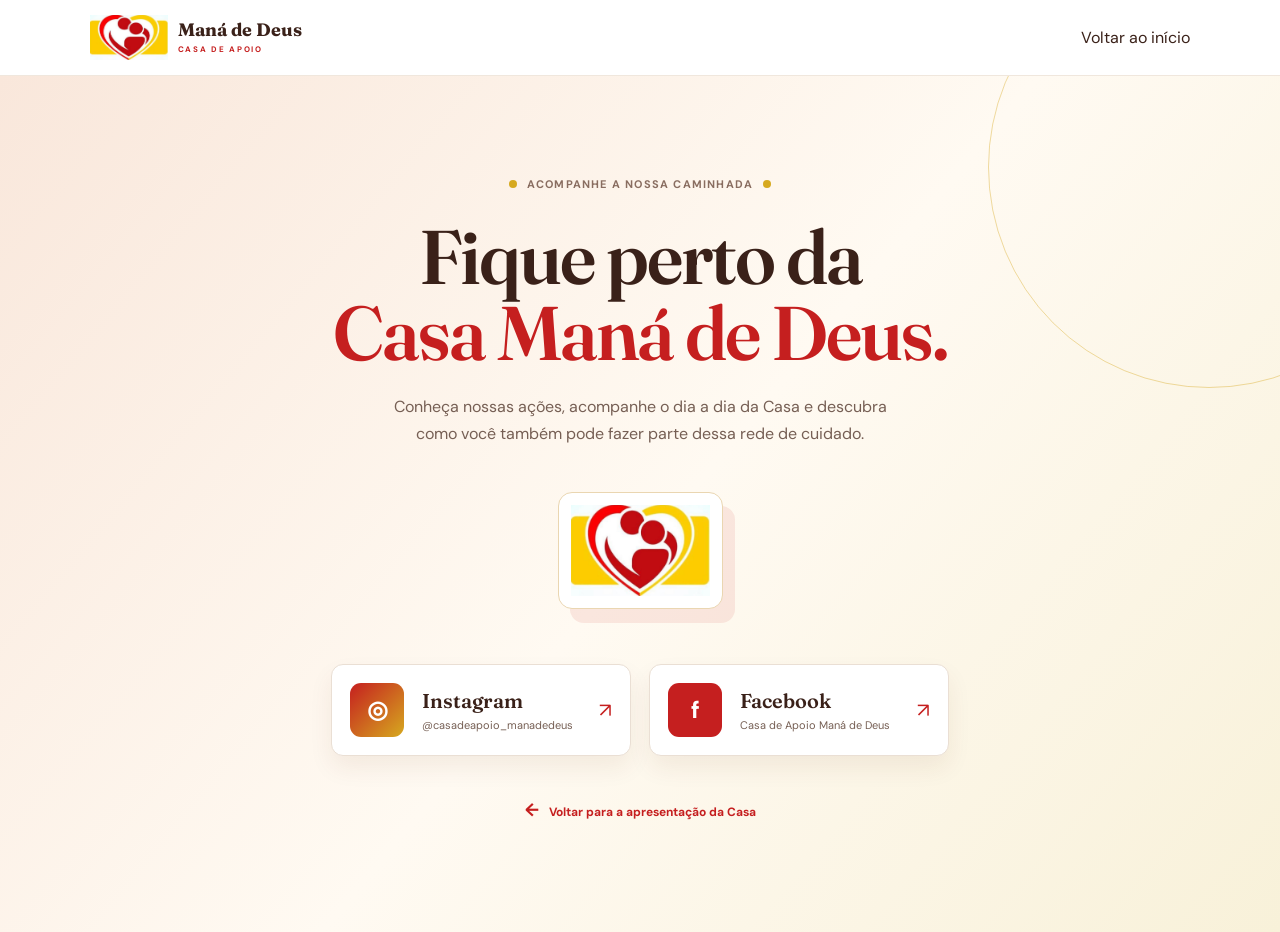
<file: redes-sociais.html>
<!doctype html>
<html lang="pt-BR">
  <head>
    <meta charset="UTF-8" />
    <meta name="viewport" content="width=device-width, initial-scale=1.0" />
    <meta name="description" content="Acompanhe a Casa de Apoio Maná de Deus nas redes sociais." />
    <title>Redes sociais | Casa de Apoio Maná de Deus</title>
    <link rel="preconnect" href="https://fonts.googleapis.com" />
    <link rel="preconnect" href="https://fonts.gstatic.com" crossorigin />
    <link href="https://fonts.googleapis.com/css2?family=DM+Sans:wght@400;500;600;700&family=Fraunces:opsz,wght@9..144,600;9..144,700&display=swap" rel="stylesheet" />
    <link rel="stylesheet" href="styles.css" />
    <style>
      .social-page{background:linear-gradient(130deg,#f9e7db,#fffaf2 52%,#f8f1d9);min-height:calc(100vh - 76px);overflow:hidden;position:relative}.social-page:before{border:1px solid #d6a91f66;border-radius:50%;content:'';height:440px;position:absolute;right:-150px;top:-130px;width:440px}.social-content{margin:0 auto;max-width:1050px;padding:90px 24px 110px;position:relative;text-align:center;z-index:1}.social-content .eyebrow{justify-content:center}.social-content h1{font:600 clamp(45px,6vw,76px) Fraunces,serif;letter-spacing:-2px;line-height:1;margin:28px auto 22px}.social-content h1 em{color:var(--red);font-style:normal}.social-content>p:not(.eyebrow){color:var(--muted);font-size:16px;line-height:1.7;margin:0 auto;max-width:520px}.social-logo{background:#fff;border:1px solid #ead6b1;border-radius:14px;box-shadow:12px 14px 0 #c51f1f18;margin:45px auto 55px;padding:12px;width:165px}.social-logo img{display:block;width:100%}.social-links{display:grid;gap:18px;grid-template-columns:repeat(2,minmax(220px,300px));justify-content:center;margin-top:45px}.social-card{align-items:center;background:#fff;border:1px solid #eadfd4;border-radius:12px;box-shadow:0 12px 24px #5f2b1412;display:flex;gap:18px;padding:18px;text-align:left;transition:box-shadow .25s,transform .25s}.social-card:hover{box-shadow:0 18px 30px #5f2b1425;transform:translateY(-7px)}.social-icon{align-items:center;border-radius:11px;color:#fff;display:flex;flex:none;font:700 24px 'DM Sans';height:54px;justify-content:center;width:54px}.instagram-icon{background:linear-gradient(135deg,#c51f1f,#d6a91f)}.facebook-icon{background:#c51f1f}.social-card strong{display:block;font:600 20px Fraunces,serif}.social-card small{color:var(--muted);display:block;font-size:11px;margin-top:5px}.social-card span:last-child{color:var(--red);font-size:20px;margin-left:auto}.social-back{display:inline-block;color:var(--red);font-size:12px;font-weight:700;margin-top:42px}.social-back span{font-size:18px;margin-right:7px}@media(max-width:650px){.social-content{padding-top:60px}.social-links{grid-template-columns:1fr}.social-content h1{font-size:52px}}
    </style>
  </head>
  <body>
    <header class="site-header">
      <a class="brand" href="index.html" aria-label="Voltar para o início"><img class="brand-logo" src="slogan da casa de apoio.jpg.jpeg" alt="Logo da Casa de Apoio Maná de Deus" /><span><strong>Maná de Deus</strong><small>Casa de Apoio</small></span></a>
      <a class="back-link" href="index.html">Voltar ao início</a>
    </header>
    <main class="social-page">
      <section class="social-content">
        <p class="eyebrow"><span></span> Acompanhe a nossa caminhada <span></span></p>
        <h1>Fique perto da<br /><em>Casa Maná de Deus.</em></h1>
        <p>Conheça nossas ações, acompanhe o dia a dia da Casa e descubra como você também pode fazer parte dessa rede de cuidado.</p>
        <div class="social-logo"><img src="slogan da casa de apoio.jpg.jpeg" alt="Logo da Casa de Apoio Maná de Deus" /></div>
        <div class="social-links">
          <a class="social-card" href="https://www.instagram.com/casadeapoio_manadedeus?stkn=MWc5ZWw2bWp6Zjdmaw==" target="_blank" rel="noopener noreferrer"><span class="social-icon instagram-icon" aria-hidden="true">◎</span><span><strong>Instagram</strong><small>@casadeapoio_manadedeus</small></span><span aria-hidden="true">↗</span></a>
          <a class="social-card" href="https://www.facebook.com/share/1DtjPE8rNu/" target="_blank" rel="noopener noreferrer"><span class="social-icon facebook-icon" aria-hidden="true">f</span><span><strong>Facebook</strong><small>Casa de Apoio Maná de Deus</small></span><span aria-hidden="true">↗</span></a>
        </div>
        <a class="social-back" href="index.html"><span>←</span> Voltar para a apresentação da Casa</a>
      </section>
    </main>
  </body>
</html>
</file>
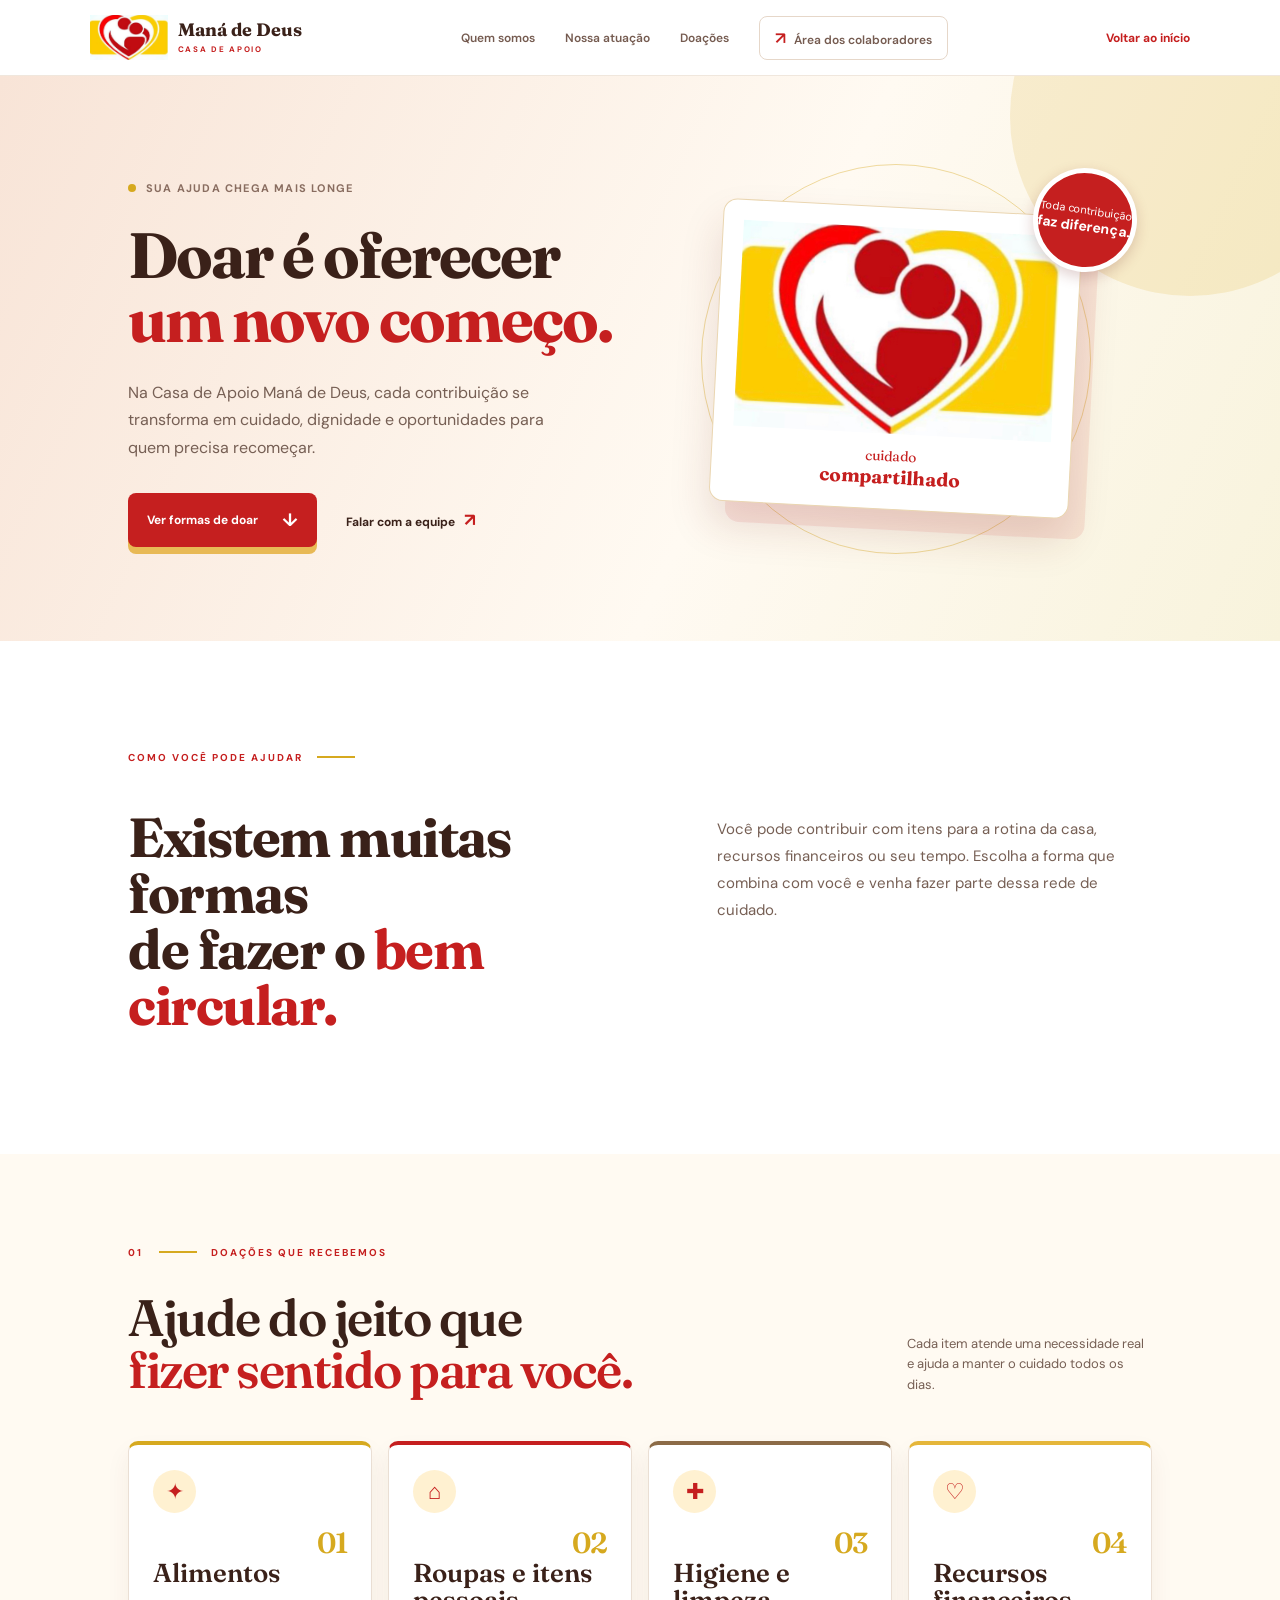
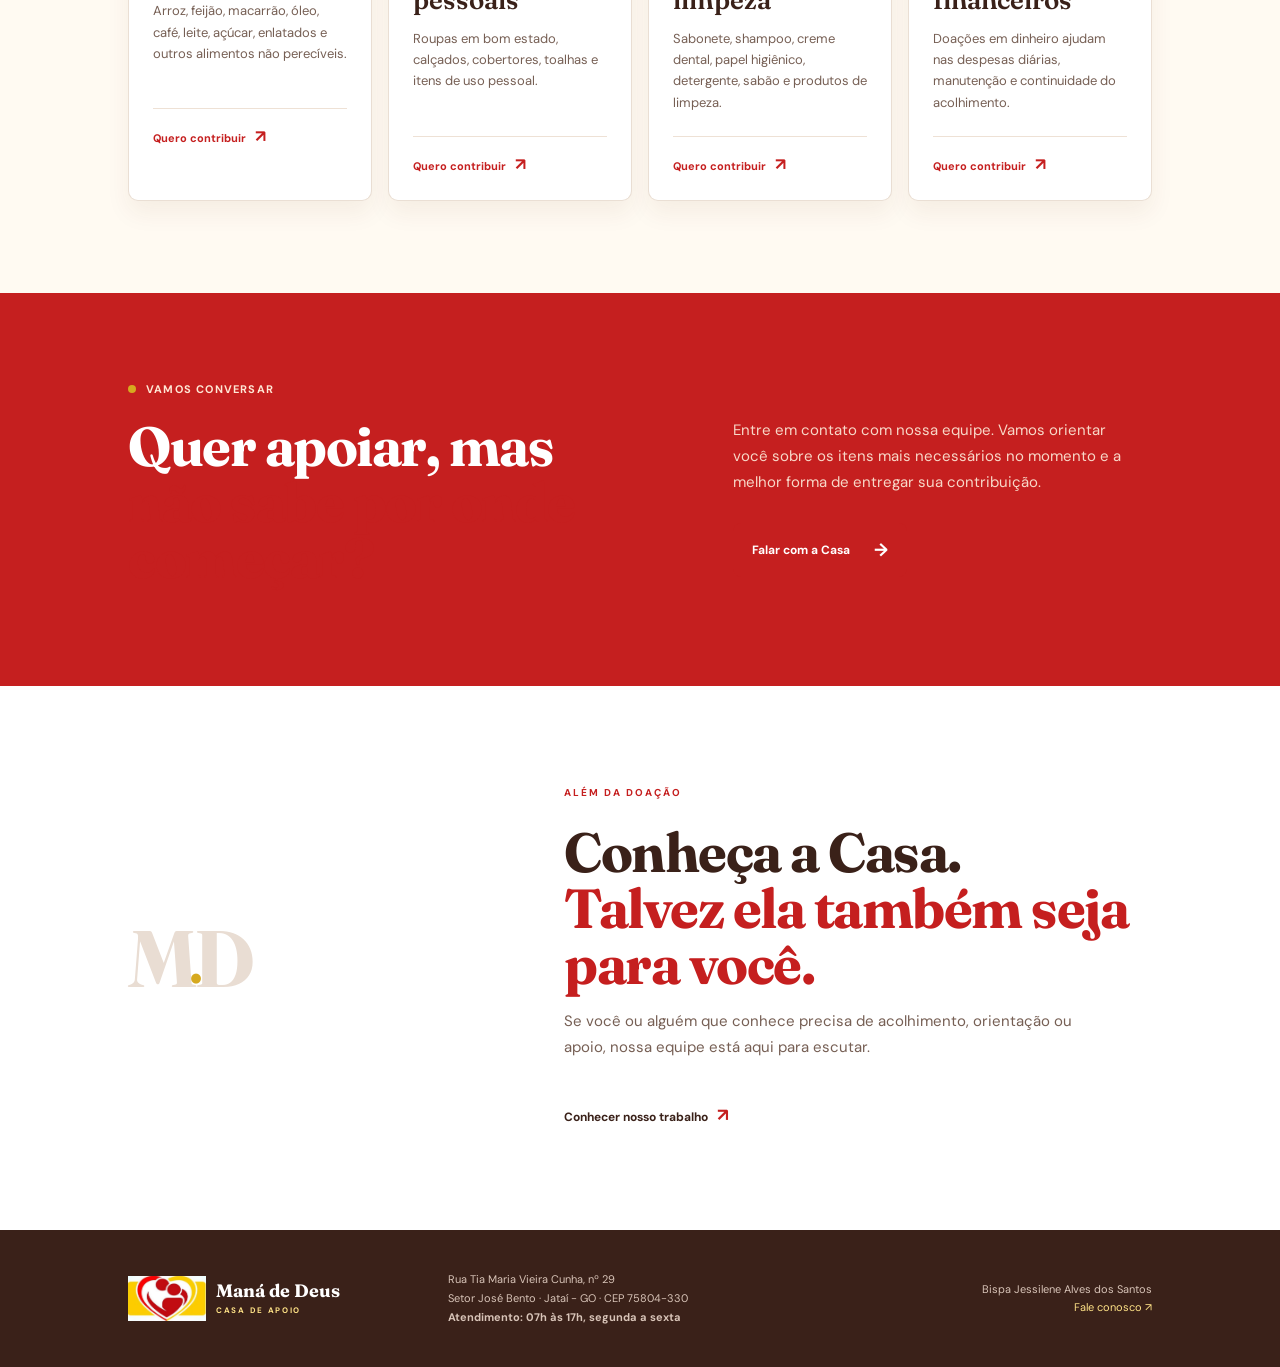
<file: sitecasadeapoio-upload/doacoes.html>
<!doctype html>
<html lang="pt-BR">
  <head>
    <meta charset="UTF-8" />
    <meta name="viewport" content="width=device-width, initial-scale=1.0" />
    <meta name="description" content="Saiba como apoiar a Casa de Apoio Maná de Deus." />
    <title>Apoie a Casa de Apoio Maná de Deus</title>
    <link rel="preconnect" href="https://fonts.googleapis.com" />
    <link rel="preconnect" href="https://fonts.gstatic.com" crossorigin />
    <link href="https://fonts.googleapis.com/css2?family=DM+Sans:wght@400;500;600;700&family=Fraunces:opsz,wght@9..144,600;9..144,700&display=swap" rel="stylesheet" />
    <link rel="stylesheet" href="styles.css" />
    <link rel="stylesheet" href="doacoes.css" />
    <style>
      .donation-types .section-label{margin-bottom:18px}.donation-types> .section-label span{margin-left:12px}.donation-types-heading{align-items:end;display:flex;justify-content:space-between;gap:30px}.donation-types-heading h2{font:600 clamp(37px,4vw,58px) Fraunces,serif;letter-spacing:-1.5px;line-height:1.02;margin:15px 0 0;max-width:650px}.donation-types-heading h2 em{color:var(--red);font-style:normal}.donation-types-heading p{color:var(--muted);font-size:13px;line-height:1.6;margin:15px 0 0;max-width:245px}.donation-cards{margin-top:45px}.donation-cards article{border-top:4px solid var(--gold);min-height:325px;padding:25px 24px}.donation-cards article:nth-child(2){border-top-color:var(--red)}.donation-cards article:nth-child(3){border-top-color:#8c6b47}.donation-cards article:nth-child(4){border-top-color:#e5b63a}.donation-cards .card-number{display:block;float:right;font:600 29px Fraunces,serif;letter-spacing:-1px}.donation-cards h3{clear:both;font-size:26px;margin-top:28px}.donation-cards p{font-size:13px;line-height:1.65;min-height:95px}.donation-cards a{border-top:1px solid #eee1d5;display:block;padding-top:16px}.donation-icon{margin-bottom:12px}@media(max-width:700px){.donation-types-heading{display:block}.donation-types-heading p{margin-top:20px}.donation-cards article{min-height:0}.donation-cards p{min-height:0}}
    </style>
  </head>
  <body class="donation-page">
    <header class="site-header">
      <a class="brand" href="index.html" aria-label="Voltar para o início"><img class="brand-logo" src="slogan da casa de apoio.jpg.jpeg" alt="Logo da Casa de Apoio Maná de Deus" /><span><strong>Maná de Deus</strong><small>Casa de Apoio</small></span></a>
      <nav class="main-nav" aria-label="Navegação principal"><a href="index.html#sobre">Quem somos</a><a href="index.html#atuacao">Nossa atuação</a><a href="doacoes.html" aria-current="page">Doações</a><a class="staff-link" href="index.html#colaboradores"><span aria-hidden="true">↗</span> Área dos colaboradores</a></nav>
      <a class="back-link" href="index.html">Voltar ao início</a>
    </header>

    <main>
      <section class="donation-hero">
        <div class="donation-hero-copy"><p class="eyebrow"><span></span> Sua ajuda chega mais longe</p><h1>Doar é oferecer<br /><em>um novo começo.</em></h1><p>Na Casa de Apoio Maná de Deus, cada contribuição se transforma em cuidado, dignidade e oportunidades para quem precisa recomeçar.</p><div class="donation-hero-actions"><a class="button button-primary" href="#formas">Ver formas de doar <span>↓</span></a><a class="text-link" href="mailto:contato@manadeus.org.br">Falar com a equipe <span>↗</span></a></div></div>
        <div class="donation-visual"><div class="visual-ring"></div><div class="visual-card"><img src="slogan da casa de apoio.jpg.jpeg" alt="Logo da Casa de Apoio Maná de Deus" /><span>cuidado<br /><b>compartilhado</b></span></div><div class="visual-note">Toda contribuição<br /><strong>faz diferença.</strong></div></div>
      </section>

      <section class="donation-intro"><p class="section-label">Como você pode ajudar <span></span></p><div class="donation-intro-grid"><h2>Existem muitas formas<br />de fazer o <em>bem circular.</em></h2><p>Você pode contribuir com itens para a rotina da casa, recursos financeiros ou seu tempo. Escolha a forma que combina com você e venha fazer parte dessa rede de cuidado.</p></div></section>

      <section class="donation-types" id="formas"><div class="section-label">01 <span></span> Doações que recebemos</div><div class="donation-types-heading"><h2>Ajude do jeito que<br /><em>fizer sentido para você.</em></h2><p>Cada item atende uma necessidade real e ajuda a manter o cuidado todos os dias.</p></div><div class="donation-cards"><article><div class="donation-icon">✦</div><span class="card-number">01</span><h3>Alimentos</h3><p>Arroz, feijão, macarrão, óleo, café, leite, açúcar, enlatados e outros alimentos não perecíveis.</p><a href="mailto:contato@manadeus.org.br?subject=Doação%20de%20alimentos">Quero contribuir <span>↗</span></a></article><article><div class="donation-icon">⌂</div><span class="card-number">02</span><h3>Roupas e itens pessoais</h3><p>Roupas em bom estado, calçados, cobertores, toalhas e itens de uso pessoal.</p><a href="mailto:contato@manadeus.org.br?subject=Doação%20de%20roupas">Quero contribuir <span>↗</span></a></article><article><div class="donation-icon">✚</div><span class="card-number">03</span><h3>Higiene e limpeza</h3><p>Sabonete, shampoo, creme dental, papel higiênico, detergente, sabão e produtos de limpeza.</p><a href="mailto:contato@manadeus.org.br?subject=Doação%20de%20higiene%20e%20limpeza">Quero contribuir <span>↗</span></a></article><article><div class="donation-icon">♡</div><span class="card-number">04</span><h3>Recursos financeiros</h3><p>Doações em dinheiro ajudam nas despesas diárias, manutenção e continuidade do acolhimento.</p><a href="mailto:contato@manadeus.org.br?subject=Doação%20financeira">Quero contribuir <span>↗</span></a></article></div></section>

      <section class="donation-contact"><div><p class="eyebrow"><span></span> Vamos conversar</p><h2>Quer apoiar, mas<br /><em>não sabe por onde começar?</em></h2></div><div><p>Entre em contato com nossa equipe. Vamos orientar você sobre os itens mais necessários no momento e a melhor forma de entregar sua contribuição.</p><a class="button button-yellow" href="mailto:contato@manadeus.org.br">Falar com a Casa <span>→</span></a></div></section>

      <section class="welcome-section"><span class="welcome-mark">M<span>•</span>D</span><div><p class="section-label">Além da doação</p><h2>Conheça a Casa.<br /><em>Talvez ela também seja para você.</em></h2><p>Se você ou alguém que conhece precisa de acolhimento, orientação ou apoio, nossa equipe está aqui para escutar.</p><a class="text-link dark" href="index.html#colaboradores">Conhecer nosso trabalho <span>↗</span></a></div></section>
    </main>
    <footer><a class="brand" href="index.html"><img class="brand-logo" src="slogan da casa de apoio.jpg.jpeg" alt="Logo da Casa de Apoio Maná de Deus" /><span><strong>Maná de Deus</strong><small>Casa de Apoio</small></span></a><p>Rua Tia Maria Vieira Cunha, nº 29<br />Setor José Bento · Jataí - GO · CEP 75804-330<br /><strong>Atendimento: 07h às 17h, segunda a sexta</strong></p><p class="footer-right">Bispa Jessilene Alves dos Santos<br /><a href="mailto:contato@manadeus.org.br">Fale conosco ↗</a></p></footer>
    <div class="scroll-progress" aria-hidden="true"></div>
    <script src="doacoes.js"></script>
  </body>
</html>
</file>
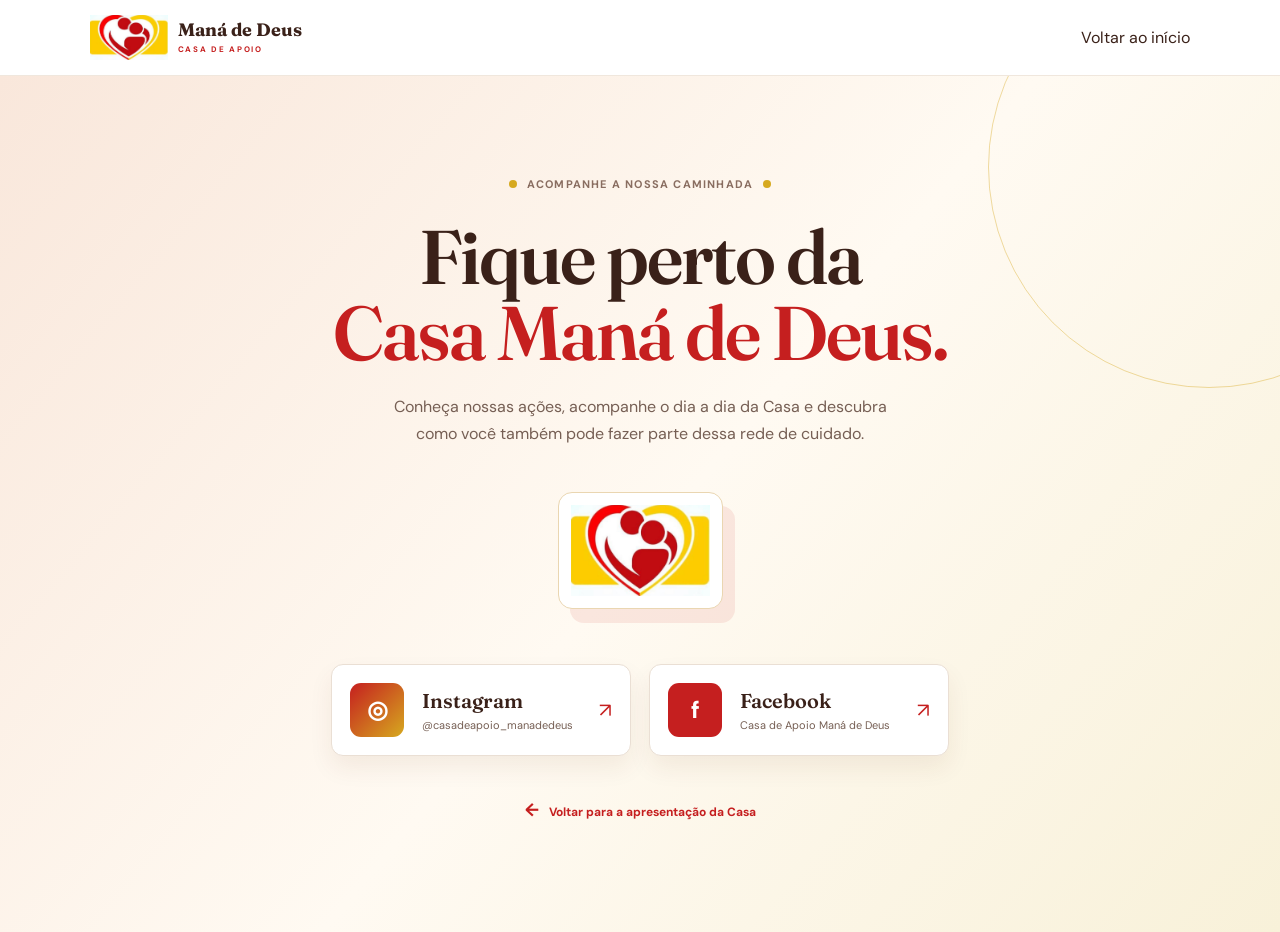
<file: sitecasadeapoio-upload/redes-sociais.html>
<!doctype html>
<html lang="pt-BR">
  <head>
    <meta charset="UTF-8" />
    <meta name="viewport" content="width=device-width, initial-scale=1.0" />
    <meta name="description" content="Acompanhe a Casa de Apoio Maná de Deus nas redes sociais." />
    <title>Redes sociais | Casa de Apoio Maná de Deus</title>
    <link rel="preconnect" href="https://fonts.googleapis.com" />
    <link rel="preconnect" href="https://fonts.gstatic.com" crossorigin />
    <link href="https://fonts.googleapis.com/css2?family=DM+Sans:wght@400;500;600;700&family=Fraunces:opsz,wght@9..144,600;9..144,700&display=swap" rel="stylesheet" />
    <link rel="stylesheet" href="styles.css" />
    <style>
      .social-page{background:linear-gradient(130deg,#f9e7db,#fffaf2 52%,#f8f1d9);min-height:calc(100vh - 76px);overflow:hidden;position:relative}.social-page:before{border:1px solid #d6a91f66;border-radius:50%;content:'';height:440px;position:absolute;right:-150px;top:-130px;width:440px}.social-content{margin:0 auto;max-width:1050px;padding:90px 24px 110px;position:relative;text-align:center;z-index:1}.social-content .eyebrow{justify-content:center}.social-content h1{font:600 clamp(45px,6vw,76px) Fraunces,serif;letter-spacing:-2px;line-height:1;margin:28px auto 22px}.social-content h1 em{color:var(--red);font-style:normal}.social-content>p:not(.eyebrow){color:var(--muted);font-size:16px;line-height:1.7;margin:0 auto;max-width:520px}.social-logo{background:#fff;border:1px solid #ead6b1;border-radius:14px;box-shadow:12px 14px 0 #c51f1f18;margin:45px auto 55px;padding:12px;width:165px}.social-logo img{display:block;width:100%}.social-links{display:grid;gap:18px;grid-template-columns:repeat(2,minmax(220px,300px));justify-content:center;margin-top:45px}.social-card{align-items:center;background:#fff;border:1px solid #eadfd4;border-radius:12px;box-shadow:0 12px 24px #5f2b1412;display:flex;gap:18px;padding:18px;text-align:left;transition:box-shadow .25s,transform .25s}.social-card:hover{box-shadow:0 18px 30px #5f2b1425;transform:translateY(-7px)}.social-icon{align-items:center;border-radius:11px;color:#fff;display:flex;flex:none;font:700 24px 'DM Sans';height:54px;justify-content:center;width:54px}.instagram-icon{background:linear-gradient(135deg,#c51f1f,#d6a91f)}.facebook-icon{background:#c51f1f}.social-card strong{display:block;font:600 20px Fraunces,serif}.social-card small{color:var(--muted);display:block;font-size:11px;margin-top:5px}.social-card span:last-child{color:var(--red);font-size:20px;margin-left:auto}.social-back{display:inline-block;color:var(--red);font-size:12px;font-weight:700;margin-top:42px}.social-back span{font-size:18px;margin-right:7px}@media(max-width:650px){.social-content{padding-top:60px}.social-links{grid-template-columns:1fr}.social-content h1{font-size:52px}}
    </style>
  </head>
  <body>
    <header class="site-header">
      <a class="brand" href="index.html" aria-label="Voltar para o início"><img class="brand-logo" src="slogan da casa de apoio.jpg.jpeg" alt="Logo da Casa de Apoio Maná de Deus" /><span><strong>Maná de Deus</strong><small>Casa de Apoio</small></span></a>
      <a class="back-link" href="index.html">Voltar ao início</a>
    </header>
    <main class="social-page">
      <section class="social-content">
        <p class="eyebrow"><span></span> Acompanhe a nossa caminhada <span></span></p>
        <h1>Fique perto da<br /><em>Casa Maná de Deus.</em></h1>
        <p>Conheça nossas ações, acompanhe o dia a dia da Casa e descubra como você também pode fazer parte dessa rede de cuidado.</p>
        <div class="social-logo"><img src="slogan da casa de apoio.jpg.jpeg" alt="Logo da Casa de Apoio Maná de Deus" /></div>
        <div class="social-links">
          <a class="social-card" href="https://www.instagram.com/casadeapoio_manadedeus?stkn=MWc5ZWw2bWp6Zjdmaw==" target="_blank" rel="noopener noreferrer"><span class="social-icon instagram-icon" aria-hidden="true">◎</span><span><strong>Instagram</strong><small>@casadeapoio_manadedeus</small></span><span aria-hidden="true">↗</span></a>
          <a class="social-card" href="https://www.facebook.com/share/1DtjPE8rNu/" target="_blank" rel="noopener noreferrer"><span class="social-icon facebook-icon" aria-hidden="true">f</span><span><strong>Facebook</strong><small>Casa de Apoio Maná de Deus</small></span><span aria-hidden="true">↗</span></a>
        </div>
        <a class="social-back" href="index.html"><span>←</span> Voltar para a apresentação da Casa</a>
      </section>
    </main>
  </body>
</html>
</file>
<file: styles.css>
:root{--red:#c51f1f;--gold:#d6a91f;--white:#fff;--ink:#3a2119;--paper:#fffaf2;--soft:#f7eadc;--muted:#765f54}*{box-sizing:border-box}html{scroll-behavior:smooth}body{background:var(--paper);color:var(--ink);font-family:'DM Sans',sans-serif;margin:0}a{color:inherit;text-decoration:none}.site-header{align-items:center;background:#fff;border-bottom:1px solid #f0e7dd;display:flex;justify-content:space-between;padding:15px clamp(24px,7vw,106px);position:relative;z-index:4}.brand{align-items:center;display:flex;gap:10px}.brand-logo{height:45px;width:78px}.brand strong{display:block;font-family:Fraunces,serif;font-size:18px;line-height:1}.brand small{color:var(--red);display:block;font-size:8px;font-weight:700;letter-spacing:1.7px;margin-top:5px;text-transform:uppercase}.main-nav{align-items:center;display:flex;gap:30px;font-size:12px;font-weight:600}.main-nav a{color:#755b50}.main-nav a:hover{color:var(--red)}.staff-link{border:1px solid #e6d7c9;border-radius:8px;padding:10px 15px}.staff-link span{color:var(--red);font-size:17px;margin-right:5px}.menu-button{background:0;border:0;display:none;font-size:22px}.hero{background:linear-gradient(112deg,#f9e8dc 0%,#fffaf2 53%,#f9f7ec 100%);display:grid;grid-template-columns:1fr 1fr;min-height:590px;overflow:hidden;padding:75px clamp(24px,7vw,106px) 65px;position:relative}.hero:after{background:var(--gold);border-radius:50%;content:'';height:390px;opacity:.18;position:absolute;right:-100px;top:-160px;width:390px}.hero-copy{max-width:530px;padding-top:22px;position:relative;z-index:1}.eyebrow{align-items:center;color:#896d60;display:flex;font-size:11px;font-weight:700;gap:10px;letter-spacing:1.2px;text-transform:uppercase}.eyebrow span{background:var(--gold);border-radius:50%;height:8px;width:8px}.hero h1,.intro-section h2,.work-heading h2,.support-section h2,.staff-section h2,.modal h2{font-family:Fraunces,serif;font-size:clamp(48px,5vw,76px);font-weight:600;letter-spacing:-2px;line-height:.98;margin:30px 0 25px}.hero h1 em,.intro-section h2 em,.work-heading h2 em,.support-section h2 em,.staff-section h2 em,.modal h2 em{color:var(--red);font-style:normal}.hero-text{color:#795f53;font-size:16px;line-height:1.7;max-width:480px}.hero-actions{align-items:center;display:flex;gap:15px;margin-top:32px}.button{align-items:center;border:0;border-radius:8px;cursor:pointer;display:inline-flex;font:700 12px 'DM Sans';gap:24px;padding:15px 19px}.button span{font-size:18px}.button-primary{background:var(--red);box-shadow:0 7px 0 #e8b955;color:#fff}.button-primary:hover{background:#a71919}.text-link{font-size:12px;font-weight:700;padding:13px 15px}.text-link span{color:var(--red);font-size:18px;margin-left:6px}.hero-note{align-items:center;color:#937c6e;display:flex;font-size:11px;gap:9px;margin-top:52px}.note-icon{align-items:center;background:#fff3bd;border-radius:50%;color:var(--red);display:flex;height:28px;justify-content:center;width:28px}.hero-art{align-items:center;display:flex;justify-content:center;min-height:430px;position:relative;z-index:1}.hero-logo-card{background:#fff;border-radius:12px;box-shadow:0 22px 48px #70211b2a;padding:24px 22px 18px;transform:rotate(2deg);width:min(430px,90%)}.hero-logo-card img{display:block;width:100%}.hero-logo-card figcaption{color:var(--red);font-family:Fraunces,serif;font-size:17px;margin-top:15px;text-align:center}.hero-logo-card figcaption small{color:#8d7467;display:block;font:700 9px 'DM Sans';letter-spacing:1px;margin-top:5px;text-transform:uppercase}.intro-section{background:#fff;padding:105px clamp(24px,10vw,160px) 85px}.section-label{color:var(--red);font-size:10px;font-weight:700;letter-spacing:2px;text-transform:uppercase}.section-label span{background:var(--gold);display:inline-block;height:2px;margin:0 10px 3px;width:38px}.intro-grid{display:grid;gap:15%;grid-template-columns:1fr 1fr}.intro-section h2,.work-heading h2{font-size:clamp(40px,4.6vw,64px);margin:35px 0}.intro-content{color:var(--muted);font-size:15px;line-height:1.75;padding-top:49px}.intro-content p{margin:0 0 18px}.text-link.dark{display:inline-block;margin-top:15px}.stat-row{border-top:1px solid #e7ddd4;display:grid;grid-template-columns:repeat(4,1fr);margin-top:68px;padding-top:25px}.stat-row div{align-items:center;border-right:1px solid #e7ddd4;display:flex;gap:15px;padding-left:22px}.stat-row div:first-child{padding-left:0}.stat-row div:last-child{border:0}.stat-row strong{color:var(--red);font-family:Fraunces,serif;font-size:24px}.stat-row span{color:var(--muted);font-size:10px;line-height:1.4}.work-section{background:var(--red);color:#fff;padding:100px clamp(24px,10vw,160px)}.section-label.light{color:#fff3bd}.section-label.light span{background:var(--gold)}.work-heading{align-items:end;display:flex;justify-content:space-between}.work-heading p{color:#f9d7c5;font-size:14px;line-height:1.7;margin-bottom:61px;max-width:305px}.work-cards{display:grid;gap:17px;grid-template-columns:repeat(3,1fr)}.work-cards article{background:#b51c1c;border:1px solid #da6861;min-height:235px;padding:23px;position:relative}.card-number{color:#f6c4a8;font-size:11px}.card-icon{color:#ffe387;display:block;font-size:32px;margin:20px 0}.work-cards h3{font-family:Fraunces,serif;font-size:25px;line-height:1;margin:0 0 13px}.work-cards p{color:#f5cabb;font-size:12px;line-height:1.5;margin:0;max-width:210px}.support-section{align-items:center;background:var(--gold);display:grid;gap:11%;grid-template-columns:1.2fr 1fr;padding:85px clamp(24px,10vw,160px)}.support-section h2,.staff-section h2{font-size:clamp(39px,4.4vw,62px);margin:25px 0}.support-section p{font-size:15px;line-height:1.7;margin-bottom:27px;max-width:390px}.button-yellow{background:var(--red);color:#fff}.staff-section{align-items:center;background:#fff;display:grid;grid-template-columns:.8fr 1.25fr .5fr;padding:85px clamp(24px,10vw,160px)}.staff-kicker{align-self:start;color:var(--red);font-size:10px;font-weight:700;letter-spacing:1.5px;text-transform:uppercase}.staff-kicker span{color:var(--gold);margin-left:5px}.staff-section h2{margin-top:0}.staff-section p{color:var(--muted);font-size:14px;line-height:1.7;max-width:400px}.button-light{background:#fff;border:1px solid #decdbd;color:var(--red);margin-top:15px}.staff-symbol{color:#eaded4;font:700 48px Fraunces,serif;letter-spacing:-5px;text-align:right}.staff-symbol span{color:var(--gold);font-size:25px}footer{align-items:center;background:#3a2119;color:#fff;display:grid;grid-template-columns:1fr 1.2fr 1fr;padding:40px clamp(24px,10vw,160px)}footer .brand small{color:#ffe387}footer p{color:#d8c4b8;font-size:11px;line-height:1.7;margin:0}.footer-right{text-align:right}.footer-right a{color:#ffe387}.modal{align-items:center;background:#3a2119cc;display:none;inset:0;justify-content:center;padding:20px;position:fixed;z-index:5}.modal.open{display:flex}.modal-panel{background:var(--paper);max-width:440px;padding:45px;position:relative;width:100%}.close-modal{background:none;border:0;color:var(--muted);cursor:pointer;font-size:28px;position:absolute;right:18px;top:10px}.modal h2{font-size:45px;margin:20px 0}.modal-text{color:var(--muted);font-size:13px;margin-bottom:25px}.modal label{color:var(--muted);display:block;font-size:11px;font-weight:700;margin:15px 0}.modal input{background:#fff;border:1px solid #e3d9cf;border-radius:4px;display:block;font:14px 'DM Sans';margin-top:7px;padding:13px;width:100%}.full{justify-content:space-between;margin-top:15px;width:100%}.privacy-note{color:#9b9188;font-size:10px;line-height:1.5;margin-top:22px;text-align:center}.dashboard-stats{display:grid;gap:8px;grid-template-columns:repeat(3,1fr);margin:22px 0}.dashboard-stats div{background:#fff;padding:13px 8px}.dashboard-stats strong{color:var(--red);display:block;font:700 24px Fraunces,serif}.dashboard-stats span{color:var(--muted);font-size:9px;line-height:1.3}.search-label{color:var(--muted);display:block;font-size:11px;font-weight:700}.search-label input{margin-top:7px}.resident-list{align-items:center;border-bottom:1px solid #e3d9cf;border-top:1px solid #e3d9cf;display:flex;justify-content:space-between;margin-top:18px;padding:14px 0}.resident-list strong{display:block;font-size:12px}.resident-list small{color:var(--muted);display:block;font-size:10px;margin-top:4px}.status-dot{background:#57a56c;border-radius:50%;display:inline-block;height:7px;margin-right:6px;width:7px}@media(max-width:800px){.site-header{padding:15px 24px}.main-nav{display:none}.main-nav.mobile-open{background:#fff;display:flex;flex-direction:column;gap:18px;left:0;padding:25px;position:absolute;right:0;top:70px}.menu-button{display:block}.hero{display:block;padding:55px 24px}.hero-art{margin-top:48px;min-height:300px}.hero h1{font-size:56px}.intro-section,.work-section,.support-section,.staff-section{padding:70px 24px}.intro-grid,.support-section,.staff-section{display:block}.intro-content{padding-top:0}.stat-row{gap:20px;grid-template-columns:repeat(2,1fr)}.stat-row div{border:0;padding:10px 0}.work-heading{display:block}.work-heading p{margin-bottom:35px}.work-cards{grid-template-columns:1fr}.support-section>div+div{margin-top:30px}.staff-symbol{display:none}footer{display:block;padding:35px 24px}footer p{margin-top:25px}.footer-right{text-align:left}.modal-panel{padding:35px 25px}}
</file>
<file: sitecasadeapoio-upload/styles.css>
:root{--red:#c51f1f;--gold:#d6a91f;--white:#fff;--ink:#3a2119;--paper:#fffaf2;--soft:#f7eadc;--muted:#765f54}*{box-sizing:border-box}html{scroll-behavior:smooth}body{background:var(--paper);color:var(--ink);font-family:'DM Sans',sans-serif;margin:0}a{color:inherit;text-decoration:none}.site-header{align-items:center;background:#fff;border-bottom:1px solid #f0e7dd;display:flex;justify-content:space-between;padding:15px clamp(24px,7vw,106px);position:relative;z-index:4}.brand{align-items:center;display:flex;gap:10px}.brand-logo{height:45px;width:78px}.brand strong{display:block;font-family:Fraunces,serif;font-size:18px;line-height:1}.brand small{color:var(--red);display:block;font-size:8px;font-weight:700;letter-spacing:1.7px;margin-top:5px;text-transform:uppercase}.main-nav{align-items:center;display:flex;gap:30px;font-size:12px;font-weight:600}.main-nav a{color:#755b50}.main-nav a:hover{color:var(--red)}.staff-link{border:1px solid #e6d7c9;border-radius:8px;padding:10px 15px}.staff-link span{color:var(--red);font-size:17px;margin-right:5px}.menu-button{background:0;border:0;display:none;font-size:22px}.hero{background:linear-gradient(112deg,#f9e8dc 0%,#fffaf2 53%,#f9f7ec 100%);display:grid;grid-template-columns:1fr 1fr;min-height:590px;overflow:hidden;padding:75px clamp(24px,7vw,106px) 65px;position:relative}.hero:after{background:var(--gold);border-radius:50%;content:'';height:390px;opacity:.18;position:absolute;right:-100px;top:-160px;width:390px}.hero-copy{max-width:530px;padding-top:22px;position:relative;z-index:1}.eyebrow{align-items:center;color:#896d60;display:flex;font-size:11px;font-weight:700;gap:10px;letter-spacing:1.2px;text-transform:uppercase}.eyebrow span{background:var(--gold);border-radius:50%;height:8px;width:8px}.hero h1,.intro-section h2,.work-heading h2,.support-section h2,.staff-section h2,.modal h2{font-family:Fraunces,serif;font-size:clamp(48px,5vw,76px);font-weight:600;letter-spacing:-2px;line-height:.98;margin:30px 0 25px}.hero h1 em,.intro-section h2 em,.work-heading h2 em,.support-section h2 em,.staff-section h2 em,.modal h2 em{color:var(--red);font-style:normal}.hero-text{color:#795f53;font-size:16px;line-height:1.7;max-width:480px}.hero-actions{align-items:center;display:flex;gap:15px;margin-top:32px}.button{align-items:center;border:0;border-radius:8px;cursor:pointer;display:inline-flex;font:700 12px 'DM Sans';gap:24px;padding:15px 19px}.button span{font-size:18px}.button-primary{background:var(--red);box-shadow:0 7px 0 #e8b955;color:#fff}.button-primary:hover{background:#a71919}.text-link{font-size:12px;font-weight:700;padding:13px 15px}.text-link span{color:var(--red);font-size:18px;margin-left:6px}.hero-note{align-items:center;color:#937c6e;display:flex;font-size:11px;gap:9px;margin-top:52px}.note-icon{align-items:center;background:#fff3bd;border-radius:50%;color:var(--red);display:flex;height:28px;justify-content:center;width:28px}.hero-art{align-items:center;display:flex;justify-content:center;min-height:430px;position:relative;z-index:1}.hero-logo-card{background:#fff;border-radius:12px;box-shadow:0 22px 48px #70211b2a;padding:24px 22px 18px;transform:rotate(2deg);width:min(430px,90%)}.hero-logo-card img{display:block;width:100%}.hero-logo-card figcaption{color:var(--red);font-family:Fraunces,serif;font-size:17px;margin-top:15px;text-align:center}.hero-logo-card figcaption small{color:#8d7467;display:block;font:700 9px 'DM Sans';letter-spacing:1px;margin-top:5px;text-transform:uppercase}.intro-section{background:#fff;padding:105px clamp(24px,10vw,160px) 85px}.section-label{color:var(--red);font-size:10px;font-weight:700;letter-spacing:2px;text-transform:uppercase}.section-label span{background:var(--gold);display:inline-block;height:2px;margin:0 10px 3px;width:38px}.intro-grid{display:grid;gap:15%;grid-template-columns:1fr 1fr}.intro-section h2,.work-heading h2{font-size:clamp(40px,4.6vw,64px);margin:35px 0}.intro-content{color:var(--muted);font-size:15px;line-height:1.75;padding-top:49px}.intro-content p{margin:0 0 18px}.text-link.dark{display:inline-block;margin-top:15px}.stat-row{border-top:1px solid #e7ddd4;display:grid;grid-template-columns:repeat(4,1fr);margin-top:68px;padding-top:25px}.stat-row div{align-items:center;border-right:1px solid #e7ddd4;display:flex;gap:15px;padding-left:22px}.stat-row div:first-child{padding-left:0}.stat-row div:last-child{border:0}.stat-row strong{color:var(--red);font-family:Fraunces,serif;font-size:24px}.stat-row span{color:var(--muted);font-size:10px;line-height:1.4}.work-section{background:var(--red);color:#fff;padding:100px clamp(24px,10vw,160px)}.section-label.light{color:#fff3bd}.section-label.light span{background:var(--gold)}.work-heading{align-items:end;display:flex;justify-content:space-between}.work-heading p{color:#f9d7c5;font-size:14px;line-height:1.7;margin-bottom:61px;max-width:305px}.work-cards{display:grid;gap:17px;grid-template-columns:repeat(3,1fr)}.work-cards article{background:#b51c1c;border:1px solid #da6861;min-height:235px;padding:23px;position:relative}.card-number{color:#f6c4a8;font-size:11px}.card-icon{color:#ffe387;display:block;font-size:32px;margin:20px 0}.work-cards h3{font-family:Fraunces,serif;font-size:25px;line-height:1;margin:0 0 13px}.work-cards p{color:#f5cabb;font-size:12px;line-height:1.5;margin:0;max-width:210px}.support-section{align-items:center;background:var(--gold);display:grid;gap:11%;grid-template-columns:1.2fr 1fr;padding:85px clamp(24px,10vw,160px)}.support-section h2,.staff-section h2{font-size:clamp(39px,4.4vw,62px);margin:25px 0}.support-section p{font-size:15px;line-height:1.7;margin-bottom:27px;max-width:390px}.button-yellow{background:var(--red);color:#fff}.staff-section{align-items:center;background:#fff;display:grid;grid-template-columns:.8fr 1.25fr .5fr;padding:85px clamp(24px,10vw,160px)}.staff-kicker{align-self:start;color:var(--red);font-size:10px;font-weight:700;letter-spacing:1.5px;text-transform:uppercase}.staff-kicker span{color:var(--gold);margin-left:5px}.staff-section h2{margin-top:0}.staff-section p{color:var(--muted);font-size:14px;line-height:1.7;max-width:400px}.button-light{background:#fff;border:1px solid #decdbd;color:var(--red);margin-top:15px}.staff-symbol{color:#eaded4;font:700 48px Fraunces,serif;letter-spacing:-5px;text-align:right}.staff-symbol span{color:var(--gold);font-size:25px}footer{align-items:center;background:#3a2119;color:#fff;display:grid;grid-template-columns:1fr 1.2fr 1fr;padding:40px clamp(24px,10vw,160px)}footer .brand small{color:#ffe387}footer p{color:#d8c4b8;font-size:11px;line-height:1.7;margin:0}.footer-right{text-align:right}.footer-right a{color:#ffe387}.modal{align-items:center;background:#3a2119cc;display:none;inset:0;justify-content:center;padding:20px;position:fixed;z-index:5}.modal.open{display:flex}.modal-panel{background:var(--paper);max-width:440px;padding:45px;position:relative;width:100%}.close-modal{background:none;border:0;color:var(--muted);cursor:pointer;font-size:28px;position:absolute;right:18px;top:10px}.modal h2{font-size:45px;margin:20px 0}.modal-text{color:var(--muted);font-size:13px;margin-bottom:25px}.modal label{color:var(--muted);display:block;font-size:11px;font-weight:700;margin:15px 0}.modal input{background:#fff;border:1px solid #e3d9cf;border-radius:4px;display:block;font:14px 'DM Sans';margin-top:7px;padding:13px;width:100%}.full{justify-content:space-between;margin-top:15px;width:100%}.privacy-note{color:#9b9188;font-size:10px;line-height:1.5;margin-top:22px;text-align:center}.dashboard-stats{display:grid;gap:8px;grid-template-columns:repeat(3,1fr);margin:22px 0}.dashboard-stats div{background:#fff;padding:13px 8px}.dashboard-stats strong{color:var(--red);display:block;font:700 24px Fraunces,serif}.dashboard-stats span{color:var(--muted);font-size:9px;line-height:1.3}.search-label{color:var(--muted);display:block;font-size:11px;font-weight:700}.search-label input{margin-top:7px}.resident-list{align-items:center;border-bottom:1px solid #e3d9cf;border-top:1px solid #e3d9cf;display:flex;justify-content:space-between;margin-top:18px;padding:14px 0}.resident-list strong{display:block;font-size:12px}.resident-list small{color:var(--muted);display:block;font-size:10px;margin-top:4px}.status-dot{background:#57a56c;border-radius:50%;display:inline-block;height:7px;margin-right:6px;width:7px}@media(max-width:800px){.site-header{padding:15px 24px}.main-nav{display:none}.main-nav.mobile-open{background:#fff;display:flex;flex-direction:column;gap:18px;left:0;padding:25px;position:absolute;right:0;top:70px}.menu-button{display:block}.hero{display:block;padding:55px 24px}.hero-art{margin-top:48px;min-height:300px}.hero h1{font-size:56px}.intro-section,.work-section,.support-section,.staff-section{padding:70px 24px}.intro-grid,.support-section,.staff-section{display:block}.intro-content{padding-top:0}.stat-row{gap:20px;grid-template-columns:repeat(2,1fr)}.stat-row div{border:0;padding:10px 0}.work-heading{display:block}.work-heading p{margin-bottom:35px}.work-cards{grid-template-columns:1fr}.support-section>div+div{margin-top:30px}.staff-symbol{display:none}footer{display:block;padding:35px 24px}footer p{margin-top:25px}.footer-right{text-align:left}.modal-panel{padding:35px 25px}}
</file>
<file: doacoes.css>
.back-link{color:var(--red);font-size:12px;font-weight:700}.donation-hero{background:linear-gradient(115deg,#f8e4d7,#fffaf2 58%,#f8f3dc);display:grid;grid-template-columns:1fr 1fr;min-height:565px;overflow:hidden;padding:80px clamp(24px,10vw,160px);position:relative}.donation-hero:after{background:var(--gold);border-radius:50%;content:'';height:360px;opacity:.16;position:absolute;right:-90px;top:-140px;width:360px}.donation-hero-copy{align-self:center;position:relative;z-index:1}.donation-hero h1{font-family:Fraunces,serif;font-size:clamp(48px,5vw,74px);letter-spacing:-2px;line-height:1;margin:28px 0}.donation-hero h1 em,.donation-intro h2 em,.donation-contact h2 em,.welcome-section h2 em{color:var(--red);font-style:normal}.donation-hero-copy>p:not(.eyebrow){color:var(--muted);font-size:16px;line-height:1.7;max-width:460px}.donation-hero-actions{align-items:center;display:flex;gap:14px;margin-top:32px}.donation-visual{align-items:center;display:flex;justify-content:center;position:relative}.visual-ring{border:1px solid #d6a91f66;border-radius:50%;height:390px;position:absolute;width:390px}.visual-card{background:#fff;border:1px solid #ead6b1;border-radius:14px;box-shadow:17px 20px 0 #c51f1f18,0 23px 40px #70211b25;padding:20px;position:relative;transform:rotate(3deg);width:min(360px,82%);z-index:1}.visual-card img{display:block;width:100%}.visual-card span{color:var(--red);display:block;font:14px Fraunces,serif;margin-top:13px;text-align:center}.visual-card b{font-size:19px}.visual-note{background:var(--red);border:5px solid #fff;border-radius:50%;box-shadow:0 5px 14px #70211b35;color:#fff;font:11px 'DM Sans';height:104px;line-height:1.25;padding-top:31px;position:absolute;right:3%;text-align:center;top:3%;transform:rotate(8deg);width:104px;z-index:2}.visual-note strong{font-size:14px}.donation-intro{background:#fff;padding:100px clamp(24px,10vw,160px) 85px}.donation-intro-grid{align-items:start;display:grid;gap:15%;grid-template-columns:1fr 1fr}.donation-intro h2,.donation-contact h2,.welcome-section h2{font-family:Fraunces,serif;font-size:clamp(38px,4.3vw,61px);letter-spacing:-1.5px;line-height:1.02;margin:35px 0}.donation-intro-grid>p{color:var(--muted);font-size:15px;line-height:1.8;margin-top:42px;max-width:420px}.donation-types{background:var(--paper);padding:92px clamp(24px,10vw,160px)}.donation-cards{display:grid;gap:16px;grid-template-columns:repeat(4,1fr);margin-top:42px}.donation-cards article{background:#fff;border:1px solid #eadfd4;border-radius:10px;box-shadow:0 12px 24px #5f2b1410;min-height:300px;padding:24px 20px;transition:box-shadow .25s,transform .25s}.donation-cards article:hover{box-shadow:0 19px 30px #5f2b1423;transform:translateY(-8px)}.donation-icon{align-items:center;background:#fff1d1;border-radius:50%;color:var(--red);display:flex;font-size:22px;height:43px;justify-content:center;margin-bottom:24px;width:43px}.donation-cards .card-number{color:var(--gold);font-size:10px;font-weight:700;letter-spacing:1px}.donation-cards h3{font:600 23px Fraunces,serif;line-height:1.05;margin:18px 0 12px}.donation-cards p{color:var(--muted);font-size:12px;line-height:1.55;min-height:75px}.donation-cards a{color:var(--red);font-size:11px;font-weight:700}.donation-cards a span{font-size:17px;margin-left:6px}.donation-contact{align-items:center;background:var(--red);color:#fff;display:grid;gap:10%;grid-template-columns:1.2fr 1fr;padding:78px clamp(24px,10vw,160px)}.donation-contact .eyebrow{color:#ffe7d5}.donation-contact h2{margin:22px 0}.donation-contact>div+div p{color:#f8d8c8;font-size:15px;line-height:1.75;max-width:400px}.donation-contact .button-yellow{margin-top:12px}.welcome-section{align-items:center;background:#fff;display:grid;gap:15%;grid-template-columns:.65fr 1.35fr;padding:90px clamp(24px,10vw,160px)}.welcome-mark{color:#e9ddd3;font:700 80px Fraunces,serif;letter-spacing:-9px}.welcome-mark span{color:var(--gold);font-size:32px}.welcome-section h2{margin:25px 0 17px}.welcome-section p:not(.section-label){color:var(--muted);font-size:15px;line-height:1.7;max-width:530px}.welcome-section .text-link{display:inline-block;margin-top:15px;padding-left:0}.reveal{opacity:0;transform:translateY(32px);transition:opacity .75s ease,transform .75s ease}.reveal.visible{opacity:1;transform:none}.donation-cards article:nth-child(2){transition-delay:.08s}.donation-cards article:nth-child(3){transition-delay:.16s}.donation-cards article:nth-child(4){transition-delay:.24s}.scroll-progress{background:var(--red);height:3px;left:0;position:fixed;top:0;transform:scaleX(0);transform-origin:left;transition:transform .1s linear;width:100%;z-index:10}@media(max-width:900px){.donation-cards{grid-template-columns:repeat(2,1fr)}}@media(max-width:700px){.back-link{font-size:0}.back-link:after{content:'←';font-size:22px}.donation-hero{display:block;padding:60px 24px}.donation-visual{margin-top:55px;min-height:310px}.visual-ring{height:280px;width:280px}.visual-note{right:0}.donation-intro,.donation-types,.donation-contact,.welcome-section{padding:70px 24px}.donation-intro-grid,.donation-contact,.welcome-section{display:block}.donation-intro-grid>p{margin-top:0}.donation-cards{grid-template-columns:1fr}.donation-contact>div+div,.welcome-section>div+div{margin-top:28px}.welcome-mark{font-size:60px}}
</file>
<file: sitecasadeapoio-upload/doacoes.css>
.back-link{color:var(--red);font-size:12px;font-weight:700}.donation-hero{background:linear-gradient(115deg,#f8e4d7,#fffaf2 58%,#f8f3dc);display:grid;grid-template-columns:1fr 1fr;min-height:565px;overflow:hidden;padding:80px clamp(24px,10vw,160px);position:relative}.donation-hero:after{background:var(--gold);border-radius:50%;content:'';height:360px;opacity:.16;position:absolute;right:-90px;top:-140px;width:360px}.donation-hero-copy{align-self:center;position:relative;z-index:1}.donation-hero h1{font-family:Fraunces,serif;font-size:clamp(48px,5vw,74px);letter-spacing:-2px;line-height:1;margin:28px 0}.donation-hero h1 em,.donation-intro h2 em,.donation-contact h2 em,.welcome-section h2 em{color:var(--red);font-style:normal}.donation-hero-copy>p:not(.eyebrow){color:var(--muted);font-size:16px;line-height:1.7;max-width:460px}.donation-hero-actions{align-items:center;display:flex;gap:14px;margin-top:32px}.donation-visual{align-items:center;display:flex;justify-content:center;position:relative}.visual-ring{border:1px solid #d6a91f66;border-radius:50%;height:390px;position:absolute;width:390px}.visual-card{background:#fff;border:1px solid #ead6b1;border-radius:14px;box-shadow:17px 20px 0 #c51f1f18,0 23px 40px #70211b25;padding:20px;position:relative;transform:rotate(3deg);width:min(360px,82%);z-index:1}.visual-card img{display:block;width:100%}.visual-card span{color:var(--red);display:block;font:14px Fraunces,serif;margin-top:13px;text-align:center}.visual-card b{font-size:19px}.visual-note{background:var(--red);border:5px solid #fff;border-radius:50%;box-shadow:0 5px 14px #70211b35;color:#fff;font:11px 'DM Sans';height:104px;line-height:1.25;padding-top:31px;position:absolute;right:3%;text-align:center;top:3%;transform:rotate(8deg);width:104px;z-index:2}.visual-note strong{font-size:14px}.donation-intro{background:#fff;padding:100px clamp(24px,10vw,160px) 85px}.donation-intro-grid{align-items:start;display:grid;gap:15%;grid-template-columns:1fr 1fr}.donation-intro h2,.donation-contact h2,.welcome-section h2{font-family:Fraunces,serif;font-size:clamp(38px,4.3vw,61px);letter-spacing:-1.5px;line-height:1.02;margin:35px 0}.donation-intro-grid>p{color:var(--muted);font-size:15px;line-height:1.8;margin-top:42px;max-width:420px}.donation-types{background:var(--paper);padding:92px clamp(24px,10vw,160px)}.donation-cards{display:grid;gap:16px;grid-template-columns:repeat(4,1fr);margin-top:42px}.donation-cards article{background:#fff;border:1px solid #eadfd4;border-radius:10px;box-shadow:0 12px 24px #5f2b1410;min-height:300px;padding:24px 20px;transition:box-shadow .25s,transform .25s}.donation-cards article:hover{box-shadow:0 19px 30px #5f2b1423;transform:translateY(-8px)}.donation-icon{align-items:center;background:#fff1d1;border-radius:50%;color:var(--red);display:flex;font-size:22px;height:43px;justify-content:center;margin-bottom:24px;width:43px}.donation-cards .card-number{color:var(--gold);font-size:10px;font-weight:700;letter-spacing:1px}.donation-cards h3{font:600 23px Fraunces,serif;line-height:1.05;margin:18px 0 12px}.donation-cards p{color:var(--muted);font-size:12px;line-height:1.55;min-height:75px}.donation-cards a{color:var(--red);font-size:11px;font-weight:700}.donation-cards a span{font-size:17px;margin-left:6px}.donation-contact{align-items:center;background:var(--red);color:#fff;display:grid;gap:10%;grid-template-columns:1.2fr 1fr;padding:78px clamp(24px,10vw,160px)}.donation-contact .eyebrow{color:#ffe7d5}.donation-contact h2{margin:22px 0}.donation-contact>div+div p{color:#f8d8c8;font-size:15px;line-height:1.75;max-width:400px}.donation-contact .button-yellow{margin-top:12px}.welcome-section{align-items:center;background:#fff;display:grid;gap:15%;grid-template-columns:.65fr 1.35fr;padding:90px clamp(24px,10vw,160px)}.welcome-mark{color:#e9ddd3;font:700 80px Fraunces,serif;letter-spacing:-9px}.welcome-mark span{color:var(--gold);font-size:32px}.welcome-section h2{margin:25px 0 17px}.welcome-section p:not(.section-label){color:var(--muted);font-size:15px;line-height:1.7;max-width:530px}.welcome-section .text-link{display:inline-block;margin-top:15px;padding-left:0}.reveal{opacity:0;transform:translateY(32px);transition:opacity .75s ease,transform .75s ease}.reveal.visible{opacity:1;transform:none}.donation-cards article:nth-child(2){transition-delay:.08s}.donation-cards article:nth-child(3){transition-delay:.16s}.donation-cards article:nth-child(4){transition-delay:.24s}.scroll-progress{background:var(--red);height:3px;left:0;position:fixed;top:0;transform:scaleX(0);transform-origin:left;transition:transform .1s linear;width:100%;z-index:10}@media(max-width:900px){.donation-cards{grid-template-columns:repeat(2,1fr)}}@media(max-width:700px){.back-link{font-size:0}.back-link:after{content:'←';font-size:22px}.donation-hero{display:block;padding:60px 24px}.donation-visual{margin-top:55px;min-height:310px}.visual-ring{height:280px;width:280px}.visual-note{right:0}.donation-intro,.donation-types,.donation-contact,.welcome-section{padding:70px 24px}.donation-intro-grid,.donation-contact,.welcome-section{display:block}.donation-intro-grid>p{margin-top:0}.donation-cards{grid-template-columns:1fr}.donation-contact>div+div,.welcome-section>div+div{margin-top:28px}.welcome-mark{font-size:60px}}
</file>
